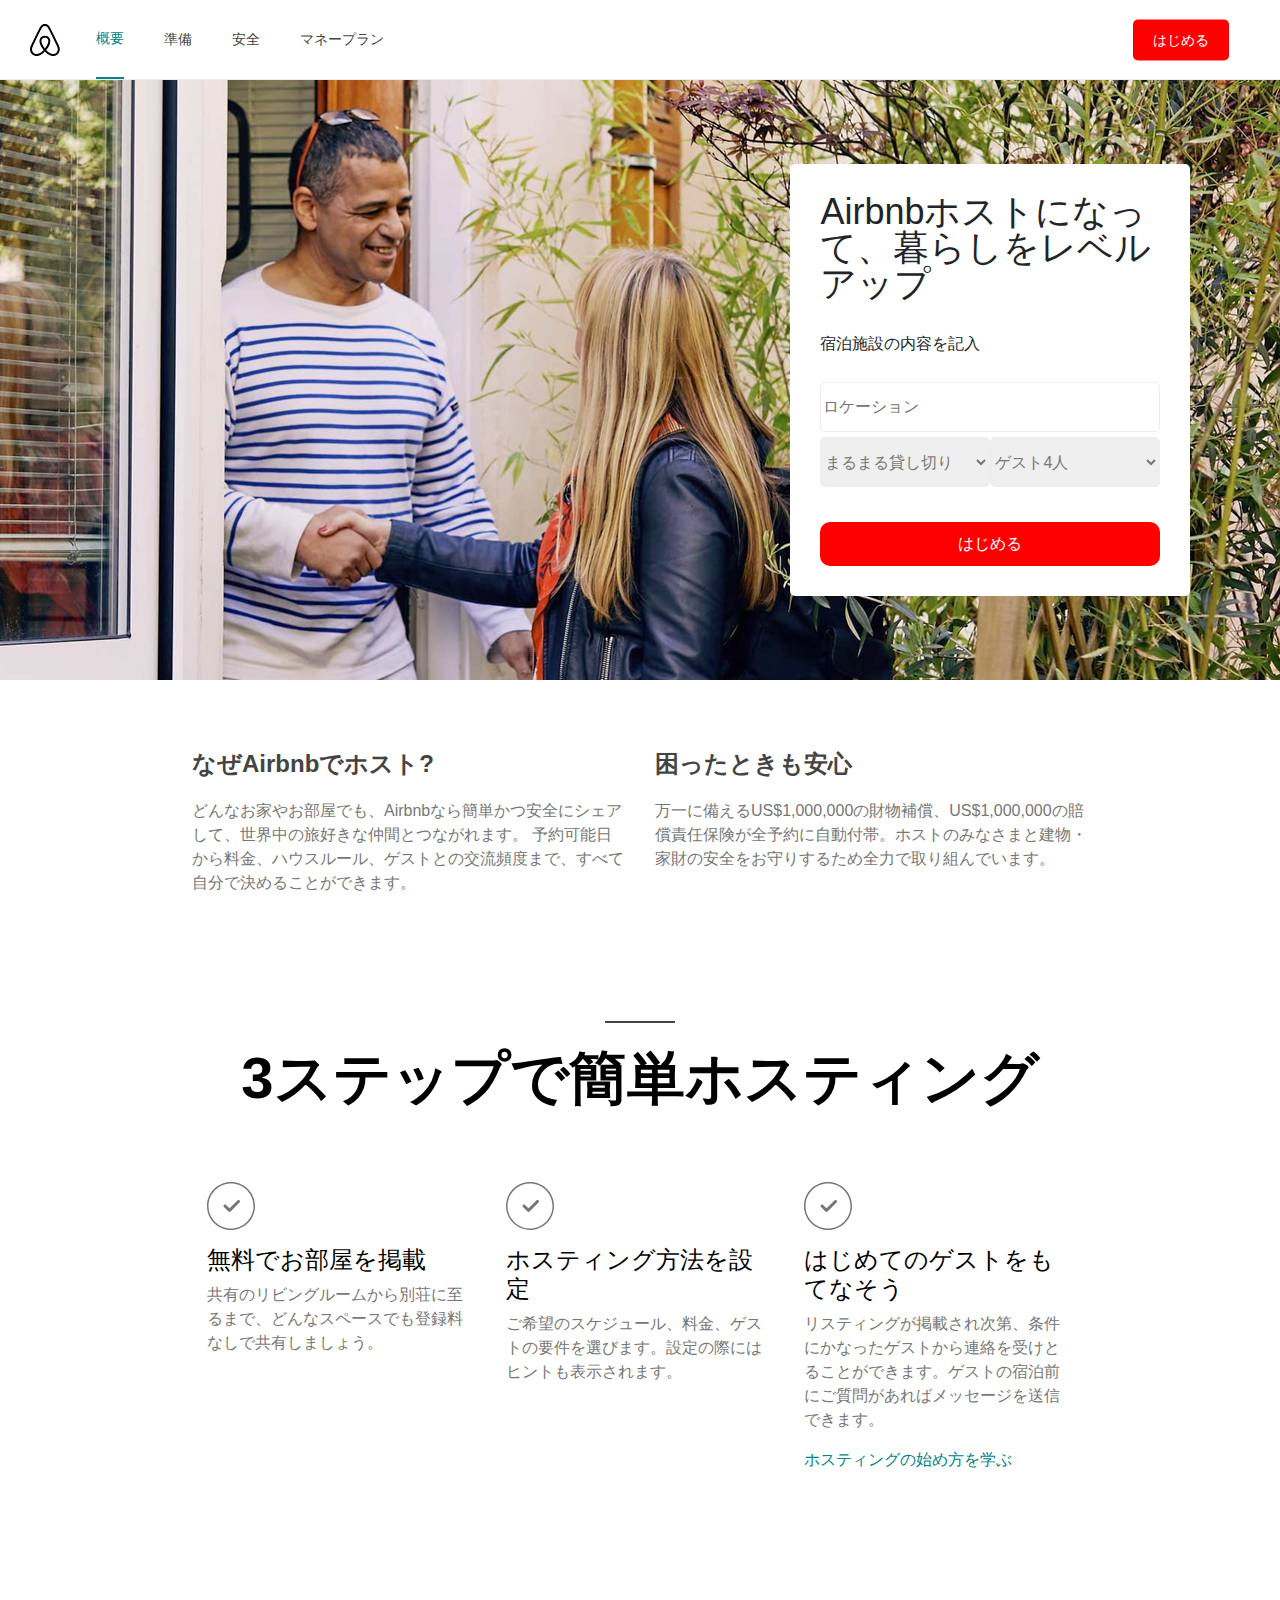
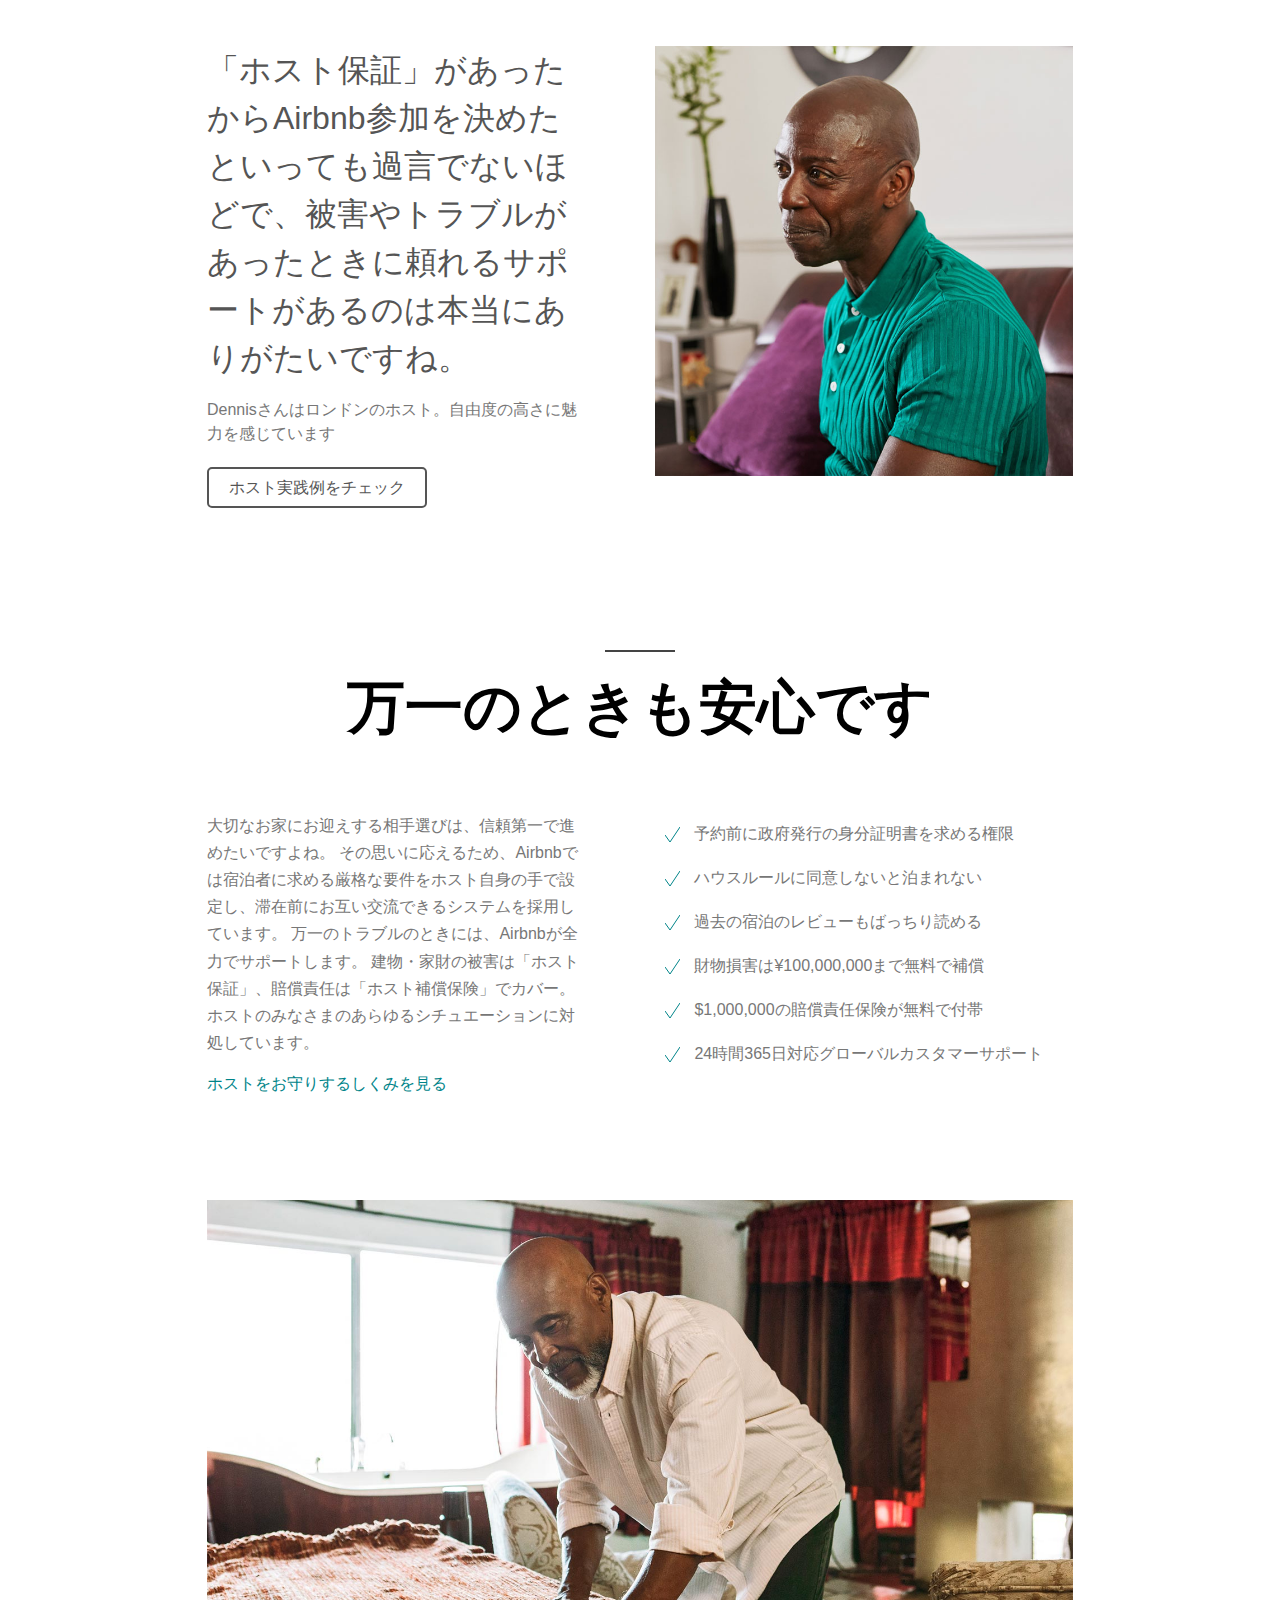
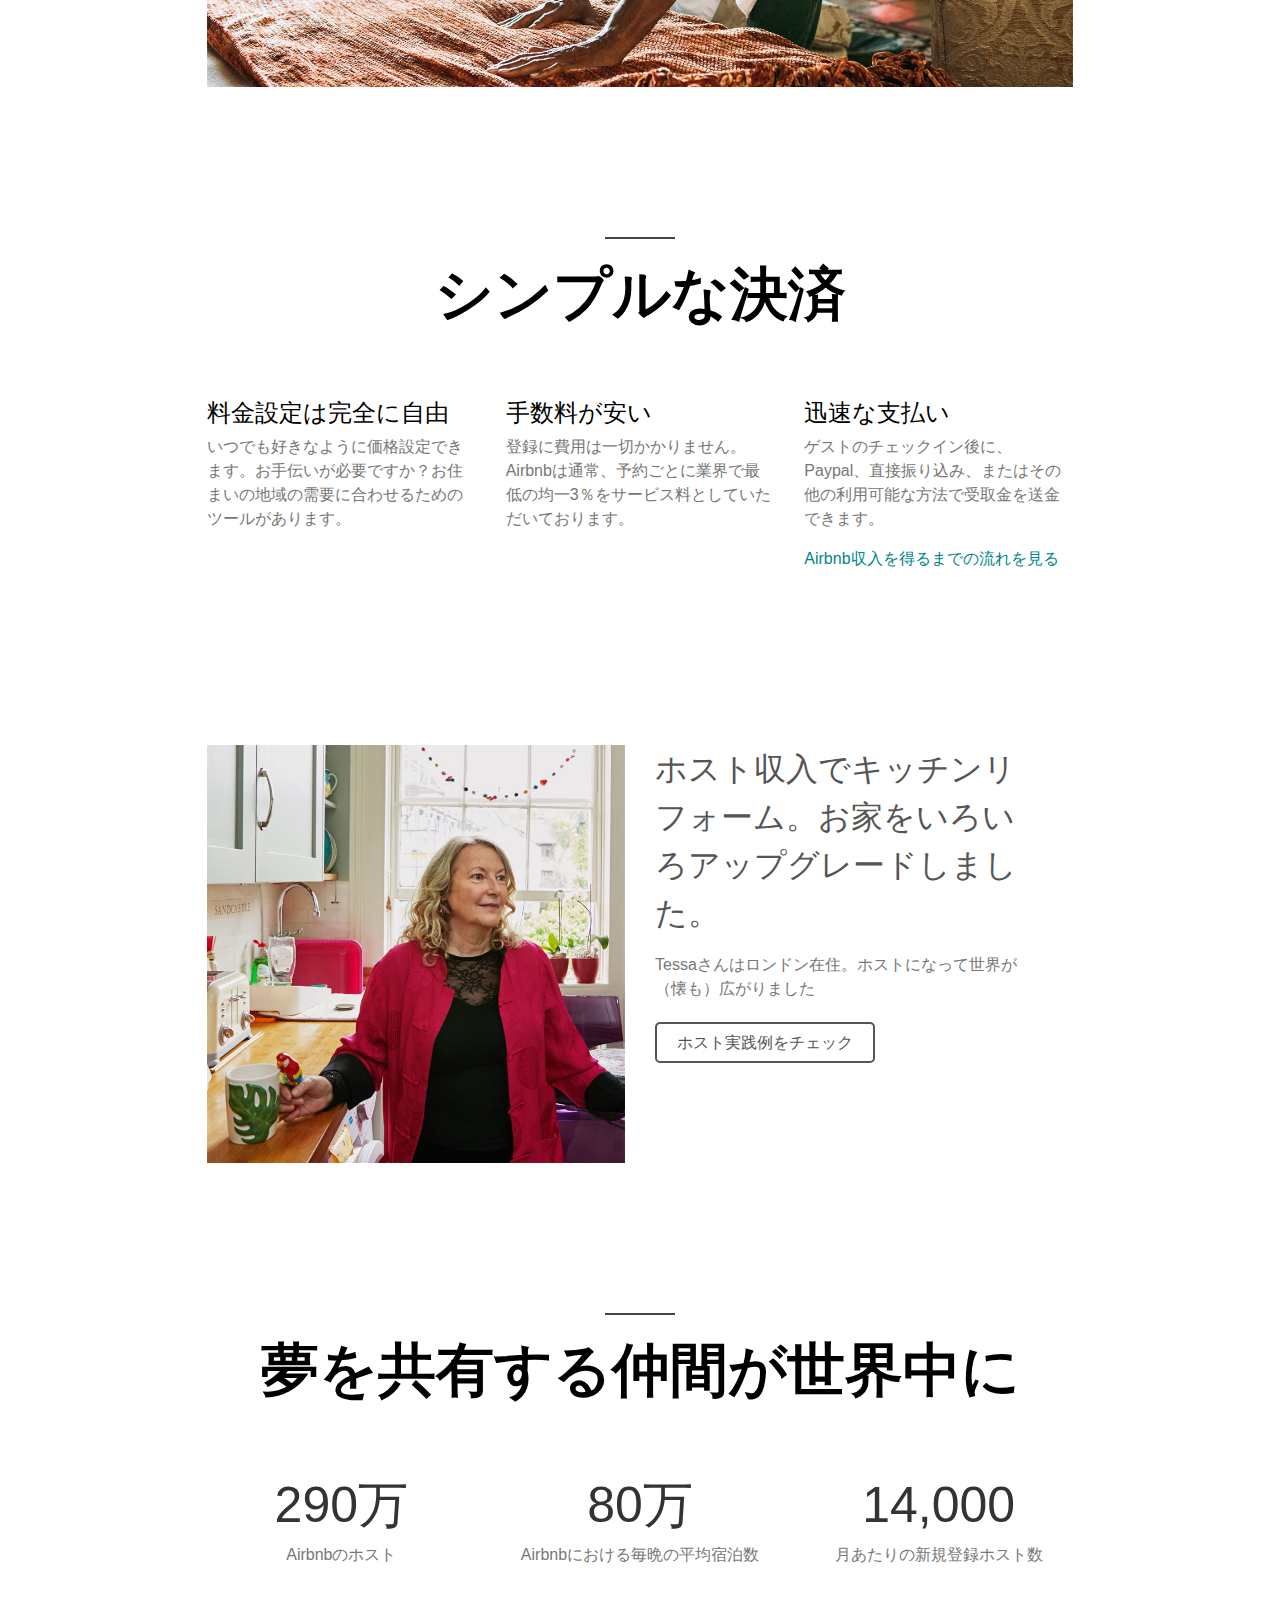
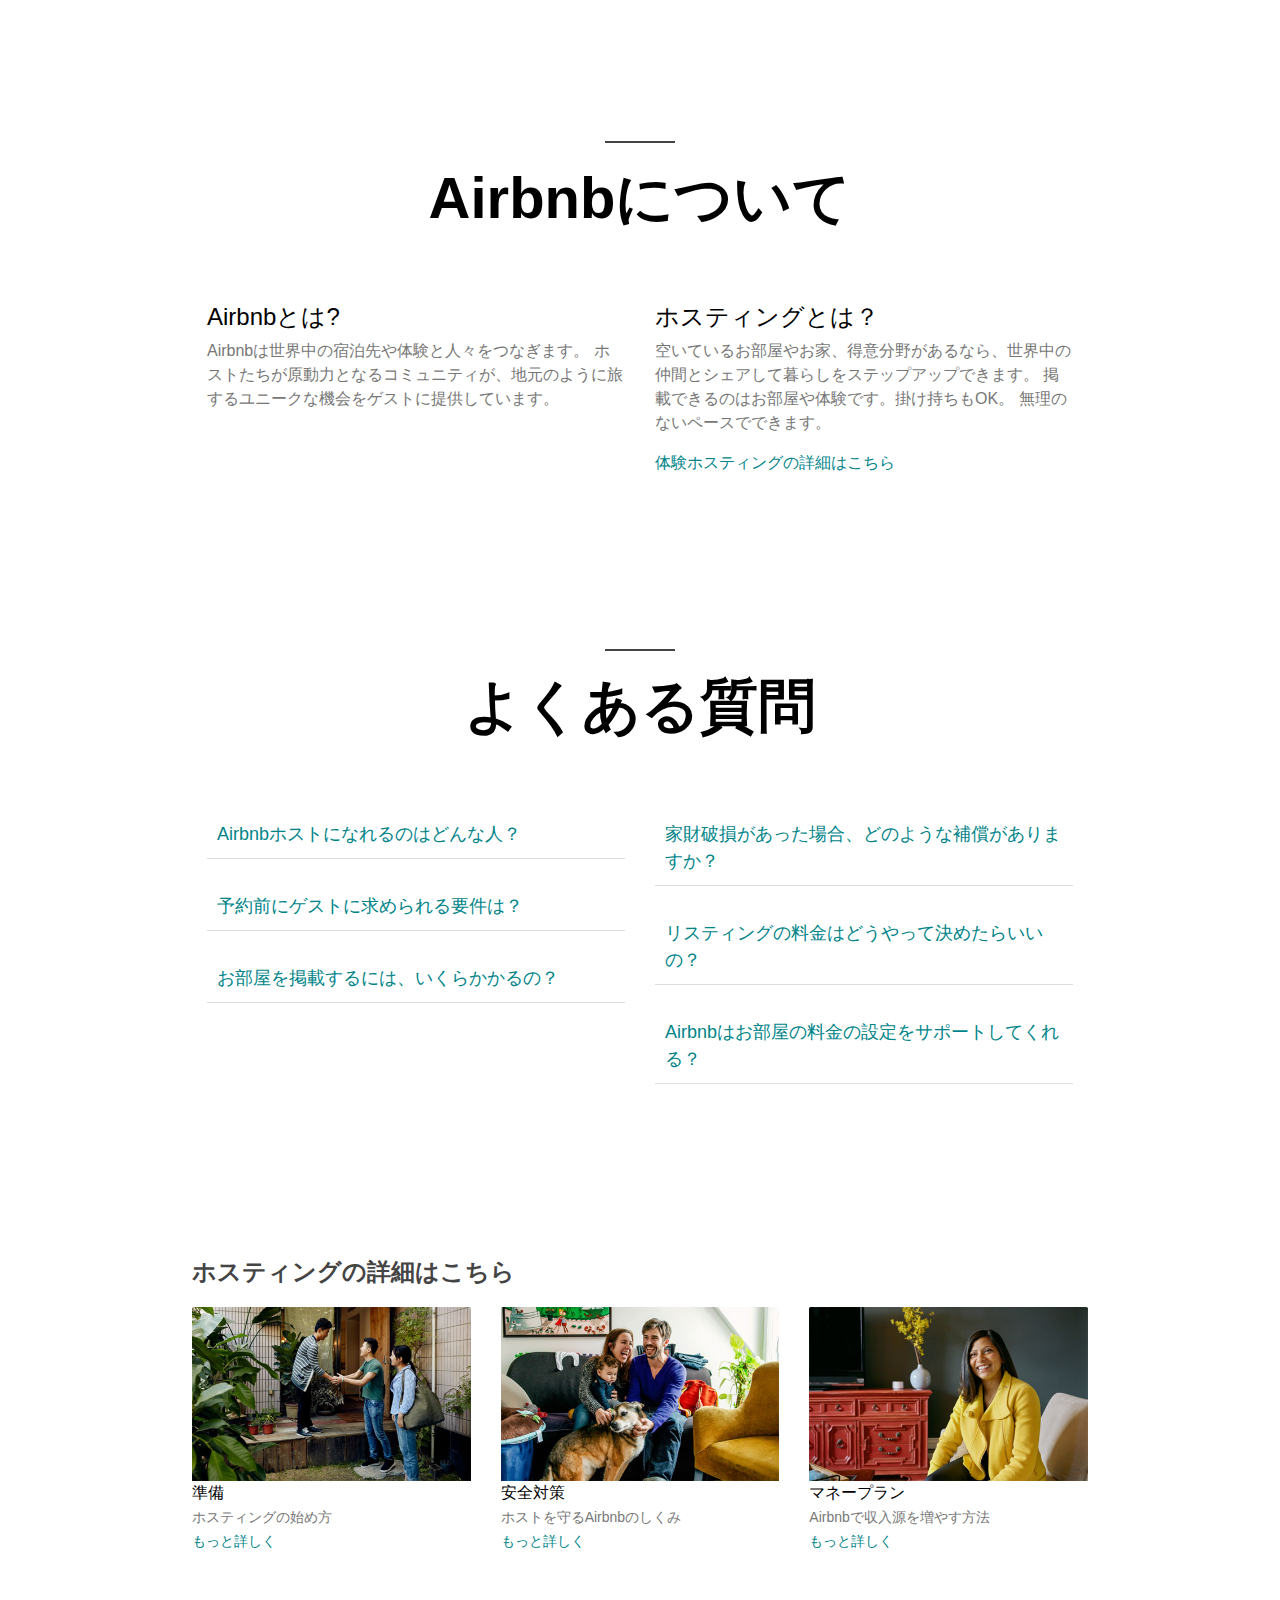
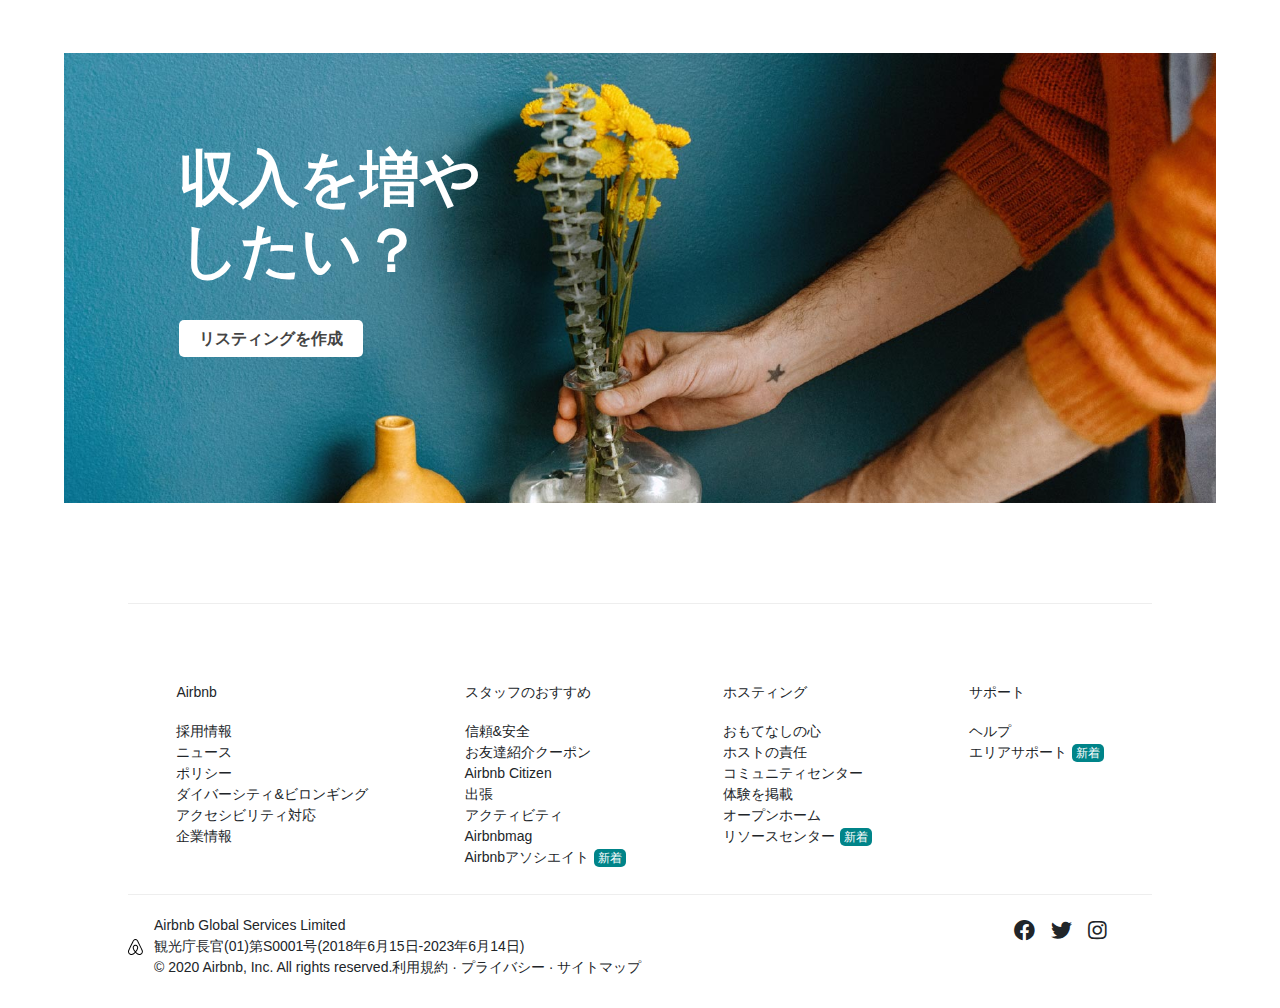
<file: index.html>
<!DOCTYPE html>

<html lang="ja">
  <head>
    <meta charaset="utf-8">
    <title>"Airbnb Copy Site"</title>
    <meta name="description" content="Home">
    <link rel="stylesheet" href="styles.css">
    <!-- レスポンシブ対応 -->
    <link rel="stylesheet" href="responsive.css">
    <meta name="viewport" content="width=device-width, initial-scale=1.0, maximum-scale=1.0, minimum-scale=1.0">
    <!-- Font Awesome 5 -->
    <link rel="stylesheet" href="https://use.fontawesome.com/releases/v5.6.3/css/all.css">    
    <!-- Bootstrap CSS -->
    <link rel="stylesheet" href="https://stackpath.bootstrapcdn.com/bootstrap/4.4.1/css/bootstrap.min.css" integrity="sha384-Vkoo8x4CGsO3+Hhxv8T/Q5PaXtkKtu6ug5TOeNV6gBiFeWPGFN9MuhOf23Q9Ifjh" crossorigin="anonymous">
    <!-- formrun -->
    <script src="https://sdk.form.run/js/v2/formrun.js"></script>
  </head>

  <body>

    <!-- <section id="form-test" class="mt-5"> -->
      <!-- class, action, methodを変更しないでください -->
      <!-- <form class="formrun" action="https://form.run/api/v1/r/gls8ir8o3zjne55avs0r95sl" method="post"> -->
        <!-- ↓自由に要素を追加・編集することができます -->
        <!-- <div>
          <label>お名前</label>
          <input name="お名前" type="text">
        </div> -->
        <!-- マークアップ例 --> 
        <!-- <div>
          <input type="text" name="郵便番号" data-formrun-type="postal-code-jp">
          <select name="都道府県" data-formrun-type="region prefecture-jp"></select>
        </div> -->

        <!-- <div>
          <label>メールアドレス [必須]</label>
          <input name="メールアドレス" type="text" data-formrun-type="email" data-formrun-required>
          <div data-formrun-show-if-error="メールアドレス">メールアドレスを正しく入力してください</div>
        </div> -->

        <!-- <div>
          <label>お問い合わせ [必須]</label>
          <textarea name="お問い合わせ" data-formrun-required></textarea>
          <div data-formrun-show-if-error="お問い合わせ">お問い合わせ入力してください</div>
        </div> -->

        <!-- <div>
          <label>個人情報利用同意 [必須]</label>
          <input type="checkbox" name="個人情報利用同意" data-formrun-required>
          <div data-formrun-show-if-error="個人情報利用同意">同意してください</div>
        </div> -->

        <!-- ボット投稿をブロックするためのタグ -->
        <!-- <div class="_formrun_gotcha">
          <style media="screen">._formrun_gotcha {position:absolute!important;height:1px;width:1px;overflow:hidden;}</style>
          <label for="_formrun_gotcha">If you are a human, ignore this field</label>
          <input type="text" name="_formrun_gotcha" id="_formrun_gotcha" tabindex="-1">
        </div> -->

        <!-- <button type="submit" data-formrun-error-text="未入力の項目があります" data-formrun-submitting-text="送信中...">送信</button> -->
      <!-- </form> -->
    <!-- </section> -->


    <div id="container">
    <!--  -->
      <header id="header">
        <div id="header-logo"><a href="https://www.airbnb.jp/"><img src="svg-logo.svg"></a></div>
        <nav id="header-nav">
          <ul id="header-ul">
            <a class="current" href="#"><li class="header-list">概要</li></a>
            <a href="setup.html"><li class="header-list">準備</li></a>
            <a href="safety.html"><li class="header-list">安全</li></a>
            <a href="moneyplan.html"><li class="header-list">マネープラン</li></a>
          </ul>
        </nav>

        <div id="header-start-btn">
          <a href="#">はじめる</a>
        </div>
      </header>

      <div id="start">
        <div id="start-top">
          <div id="start-box">
            <div id="start-box-title"><h1>Airbnbホストになって、暮らしをレベルアップ</h1></div>
            <div id="start-box-contents">
              <div id="start-box-para"><p>宿泊施設の内容を記入</p></div>
              <input id="location" type="text" name="location" placeholder="ロケーション">
              <div id="form-select">
                <select name="usage">
                  <option value="">まるまる貸し切り</option>
                  <option value="">個室</option>
                  <option value="">シェアルーム</option>
                </select>
                <select name="people-number">
                  <option value="">ゲスト1人</option>
                  <option value="">ゲスト2人</option>
                  <option value="">ゲスト3人</option>
                  <option value="" selected>ゲスト4人</option>
                  <option value="">ゲスト5人</option>
                  <option value="">ゲスト6人</option>
                  <option value="">ゲスト7人</option>
                  <option value="">ゲスト8人</option>
                  <option value="">ゲスト9人</option>
                  <option value="">ゲスト10人</option>
                  <option value="">ゲスト11人</option>
                  <option value="">ゲスト12人</option>
                  <option value="">ゲスト13人</option>
                  <option value="">ゲスト14人</option>
                  <option value="">ゲスト15人</option>
                  <option value="">ゲスト16人</option>
                </select>
              </div>
              <div id="start-btn"><a href="#">はじめる</a></div>
            </div>
          </div>
        </div>
        <div id="start-bottom">
          <section id="start-intro" class="row">
            <div id="intro-left" class="col-sm-12 col-md-8 col-lg-8 col-xl-6 mx-auto">
              <h2>なぜAirbnbでホスト?</h2>
              <p>
                どんなお家やお部屋でも、Airbnbなら簡単かつ安全にシェアして、世界中の旅好きな仲間とつながれます。 予約可能日から料金、ハウスルール、ゲストとの交流頻度まで、すべて自分で決めることができます。
              </p>
            </div>
            <div id="intro-right" class="col-sm-12 col-md-8 col-lg-8 col-xl-6 mx-auto">
              <h2>困ったときも安心</h2>
              <p>
                万一に備えるUS$1,000,000の財物補償、US$1,000,000の賠償責任保険が全予約に自動付帯。ホストのみなさまと建物・家財の安全をお守りするため全力で取り組んでいます。
              </p>
            </div>
          </section>
        </div>

      </div>

      <main id="main" class="index-main">
        <section class="main-section section1 index-main-section">
          <div class="main-section-title"><h1>3ステップで簡単ホスティング</h1></div>
          <div class="contents row">
            <div class="content col-md-8 col-lg-8 col-xl-4 mx-auto mb-lg-4">
              <div style="margin-bottom:16px">
                <svg viewBox="0 0 32 32" role="presentation" aria-hidden="true" focusable="false" style="height:48px;width:48px;display:block;fill:currentColor">
                  <path d="m16 31c-8.28 0-15-6.72-15-15s6.72-15 15-15 15 6.72 15 15-6.72 15-15 15m0-31c-8.84 0-16 7.16-16 16s7.16 16 16 16 16-7.16 16-16-7.16-16-16-16m5.71 12.29c.39.39.39 1.02 0 1.41l-6 6c-.39.39-1.02.39-1.41 0l-3-3c-.39-.39-.39-1.02 0-1.41s1.02-.39 1.41 0l2.29 2.29 5.29-5.29c.39-.39 1.02-.39 1.41 0"> 
                  </path>
                </svg>
              </div>
              <h2>無料でお部屋を掲載</h2>
              <p>
                共有のリビングルームから別荘に至るまで、どんなスペースでも登録料なしで共有しましょう。
              </p>
            </div>
            <div class="content col-md-8 col-lg-8 col-xl-4 mx-auto mb-lg-4">
              <div style="margin-bottom:16px">
                <svg viewBox="0 0 32 32" role="presentation" aria-hidden="true" focusable="false" style="height:48px;width:48px;display:block;fill:currentColor">
                  <path d="m16 31c-8.28 0-15-6.72-15-15s6.72-15 15-15 15 6.72 15 15-6.72 15-15 15m0-31c-8.84 0-16 7.16-16 16s7.16 16 16 16 16-7.16 16-16-7.16-16-16-16m5.71 12.29c.39.39.39 1.02 0 1.41l-6 6c-.39.39-1.02.39-1.41 0l-3-3c-.39-.39-.39-1.02 0-1.41s1.02-.39 1.41 0l2.29 2.29 5.29-5.29c.39-.39 1.02-.39 1.41 0"> 
                  </path>
                </svg>
              </div>
              <h2>ホスティング方法を設定</h2>
              <p>
                ご希望のスケジュール、料金、ゲストの要件を選びます。設定の際にはヒントも表示されます。
              </p>
            </div>
            <div class="content col-md-8 col-lg-8 col-xl-4 mx-auto mb-lg-4">
              <div style="margin-bottom:16px">
                <svg viewBox="0 0 32 32" role="presentation" aria-hidden="true" focusable="false" style="height:48px;width:48px;display:block;fill:currentColor">
                  <path d="m16 31c-8.28 0-15-6.72-15-15s6.72-15 15-15 15 6.72 15 15-6.72 15-15 15m0-31c-8.84 0-16 7.16-16 16s7.16 16 16 16 16-7.16 16-16-7.16-16-16-16m5.71 12.29c.39.39.39 1.02 0 1.41l-6 6c-.39.39-1.02.39-1.41 0l-3-3c-.39-.39-.39-1.02 0-1.41s1.02-.39 1.41 0l2.29 2.29 5.29-5.29c.39-.39 1.02-.39 1.41 0"> 
                  </path>
                </svg>
              </div>
              <h2>はじめてのゲストをもてなそう</h2>
              <p>
                リスティングが掲載され次第、条件にかなったゲストから連絡を受けとることができます。ゲストの宿泊前にご質問があればメッセージを送信できます。
              </p>
              <a href="#">ホスティングの始め方を学ぶ</a>
            </div>
          </div>
          <div class="contents row col-reverse">
            <div class="content col-md-6 col-lg-6 col-xl-6">
              <!-- <div class="dash">"</div> -->
              <p class="strong">
               「ホスト保証」があったからAirbnb参加を決めたといっても過言でないほどで、被害やトラブルがあったときに頼れるサポートがあるのは本当にありがたいですね。
              </p>
              <p class="strong2">
                Dennisさんはロンドンのホスト。自由度の高さに魅力を感じています
              </p>
              <div class="a-frame">
                <a href="#">ホスト実践例をチェック</a>
              </div>
            </div>
            <div class="image image-h col-md-6 col-lg-6 col-xl-6 mb-sm-4">
              <img src="main-section1-image.jpg">
            </div>
          </div>
        </section>
        <section class="main-section section2 index-main-section">
          <div class="main-section-title"><h1>万一のときも安心です</h1></div>
          <div class="contents row">
            <div class="content col-md-8 col-lg-12 col-xl-6 mx-auto mb-lg-4 mb-sm-4">
              <p class="index-main-para">
                大切なお家にお迎えする相手選びは、信頼第一で進めたいですよね。 その思いに応えるため、Airbnbでは宿泊者に求める厳格な要件をホスト自身の手で設定し、滞在前にお互い交流できるシステムを採用しています。 万一のトラブルのときには、Airbnbが全力でサポートします。 建物・家財の被害は「ホスト保証」、賠償責任は「ホスト補償保険」でカバー。ホストのみなさまのあらゆるシチュエーションに対処しています。
              </p>
              <a href="#">
                ホストをお守りするしくみを見る        
              </a>
            </div>
            <div class="content col-md-8 col-lg-12 col-xl-6 mx-auto">
              <ul>
                <li>
                  <svg viewBox="0 0 15 15" width="15" height="15">
                    <line x1="5" y1="15" x2="15" y2="0" stroke="#008489" stroke-width="1"/>
                    <line x1="5" y1="15" x2="0" y2="8" stroke="#008489" stroke-width="1"/>
                  </svg>
                予約前に政府発行の身分証明書を求める権限</li>
                <li>
                  <svg viewBox="0 0 15 15" width="15" height="15">
                    <line x1="5" y1="15" x2="15" y2="0" stroke="#008489" stroke-width="1"/>
                    <line x1="5" y1="15" x2="0" y2="8" stroke="#008489" stroke-width="1"/>
                  </svg>
                  ハウスルールに同意しないと泊まれない</li>
                <li>
                  <svg viewBox="0 0 15 15" width="15" height="15">
                    <line x1="5" y1="15" x2="15" y2="0" stroke="#008489" stroke-width="1"/>
                    <line x1="5" y1="15" x2="0" y2="8" stroke="#008489" stroke-width="1"/>
                  </svg>
                  過去の宿泊のレビューもばっちり読める</li>
                <li>
                  <svg viewBox="0 0 15 15" width="15" height="15">
                    <line x1="5" y1="15" x2="15" y2="0" stroke="#008489" stroke-width="1"/>
                    <line x1="5" y1="15" x2="0" y2="8" stroke="#008489" stroke-width="1"/>
                  </svg>
                  財物損害は¥100,000,000まで無料で補償</li>
                <li>
                  <svg viewBox="0 0 15 15" width="15" height="15">
                    <line x1="5" y1="15" x2="15" y2="0" stroke="#008489" stroke-width="1"/>
                    <line x1="5" y1="15" x2="0" y2="8" stroke="#008489" stroke-width="1"/>
                  </svg>
                  $1,000,000の賠償責任保険が無料で付帯</li>
                <li>
                  <svg viewBox="0 0 15 15" width="15" height="15">
                    <line x1="5" y1="15" x2="15" y2="0" stroke="#008489" stroke-width="1"/>
                    <line x1="5" y1="15" x2="0" y2="8" stroke="#008489" stroke-width="1"/>
                  </svg>
                  24時間365日対応グローバルカスタマーサポート</li>
              </ul>
            </div>
            <div class="image image-f col-md-12 col-lg-12 col-xl-12">
              <img src="main-section2-image.jpg">
            </div>
          </div>
        </section>
        <section class="main-section section3 index-main-section">
          <div class="main-section-title"><h1>シンプルな決済</h1></div>
          <div class="contents row">
            <div class="content col-md-4 col-lg-8 col-xl-4 mx-auto mb-lg-4">
              <h2>料金設定は完全に自由</h2>
                <p>
                いつでも好きなように価格設定できます。お手伝いが必要ですか？お住まいの地域の需要に合わせるためのツールがあります。
              </p>
            </div>
            <div class="content col-md-4 col-lg-8 col-xl-4 mx-auto mb-lg-4">
              <h2>手数料が安い</h2>
              <p>
                登録に費用は一切かかりません。Airbnbは通常、予約ごとに業界で最低の均一3％をサービス料としていただいております。
              </p>
            </div>
            <div class="content col-md-4 col-lg-8 col-xl-4 mx-auto mb-lg-4">
              <h2>迅速な支払い</h2>
              <p>
                ゲストのチェックイン後に、Paypal、直接振り込み、またはその他の利用可能な方法で受取金を送金できます。
              </p>
              <a href="#">Airbnb収入を得るまでの流れを見る</a>
            </div>
          </div>
          <div class="contents row">
            <div class="image image-h col-md-6 col-lg-6 col-xl-6">
              <img src="main-section3-image.jpg">
            </div>
            <div class="content col-md-6 col-lg-6 col-xl-6">
              <p class="strong">
                ホスト収入でキッチンリフォーム。お家をいろいろアップグレードしました。
              </p>
              <p class="strong2">
                Tessaさんはロンドン在住。ホストになって世界が（懐も）広がりました 
              </p>
              <div class="a-frame">
                <a href="#">ホスト実践例をチェック</a>
              </div>
            </div>
          </div>
        </section>
        <section class="main-section section4 index-main-section">
          <div class="main-section-title"><h1>夢を共有する仲間が世界中に</h1></div>
          <div class="contents row">
            <div class="content center col-md-4 col-lg-4 col-xl-4 mb-sm-4">
                <h3>290万</h3>
                Airbnbのホスト
            </div>
            <div class="content center col-md-4 col-lg-4 col-xl-4 mb-sm-4">
              <h3>80万</h3>
              Airbnbにおける毎晩の平均宿泊数
            </div>
            <div class="content center col-md-4 col-lg-4 col-xl-4 mb-sm-4">
              <h3>14,000</h3>
              月あたりの新規登録ホスト数
            </div>
          </div>
        </section>
        <section class="main-section section5 index-main-section">
          <div class="main-section-title">
            <h1>Airbnbについて</h1>
          </div>
          <div class="contents row">
            <div class="content col-md-6 col-lg-8 col-xl-6 mx-auto mb-lg-4">
              <h2>Airbnbとは?</h2>
              <p>
                Airbnbは世界中の宿泊先や体験と人々をつなぎます。 ホストたちが原動力となるコミュニティが、地元のように旅するユニークな機会をゲストに提供しています。
              </p>
            </div>
            <div class="content col-md-6 col-lg-8 col-xl-6 mx-auto mb-lg-4">
              <h2>ホスティングとは？</h2>
              <p>
                空いているお部屋やお家、得意分野があるなら、世界中の仲間とシェアして暮らしをステップアップできます。 掲載できるのはお部屋や体験です。掛け持ちもOK。 無理のないペースでできます。
              </p>
              <a>
                体験ホスティングの詳細はこちら
              </a>
            </div>
          </div>
        </section>
        <section class="main-section question index-main-section">
          <div class="main-section-title">
            <h1>よくある質問</h1>
          </div>
          <div class="contents row">
            <div class="content col-md-6 col-lg-10 col-xl-6">
              <ul>
                <li class="mb-lg-4">Airbnbホストになれるのはどんな人？</li>
                <li class="mb-lg-4">予約前にゲストに求められる要件は？</li>
                <li class="mb-lg-4">お部屋を掲載するには、いくらかかるの？</li>
              </ul>
            </div>
            <div class="content col-md-6 col-lg-10 col-xl-6">
              <ul>
                <li class="mb-lg-4">家財破損があった場合、どのような補償がありますか？</li>
                <li class="mb-lg-4">リスティングの料金はどうやって決めたらいいの？</li>
                <li class="mb-lg-4">Airbnbはお部屋の料金の設定をサポートしてくれる？</li>
              </ul>
            </div>
          </div>
        </section>
        <section id="main-detail">
          <h2>ホスティングの詳細はこちら</h2>
          <div class="contents row">
            <div class="content detail-content col-sm-12 col-md-4 col-lg-4 col-xl-4">
              <div class="image detail-image">
                <img src="main-section7.1-image.jpg">
              </div>
              <div class="detail-explain">
                <a href="">
                  <span class="detail-title">準備</span><br>
                  <span>ホスティングの始め方</span><br>
                  <span class="detail-more">もっと詳しく</span>
                </a>
              </div>
            </div>
            <div class="content detail-content col-sm-12 col-md-4 col-lg-4 col-xl-4">
              <div class="image detail-image">
                <img src="main-section7.2-image.jpg">
              </div>
              <div class="detail-explain">
                <a href="">
                  <span class="detail-title">安全対策</span><br>
                  <span>ホストを守るAirbnbのしくみ</span><br>
                  <span class="detail-more">もっと詳しく</span>
                </a>
              </div>
            </div>
            <div class="content detail-content col-sm-12 col-md-4 col-lg-4 col-xl-4">
              <div class="image detail-image">
                <img src="main-section7.3-image.jpg">
              </div>
              <div class="detail-explain">
                <a href="">
                  <span class="detail-title">マネープラン</span><br>
                  <span>Airbnbで収入源を増やす方法</span><br>
                  <span class="detail-more">もっと詳しく</span>
                </a>
              </div>
            </div>
          </div>
        </section>
      </main>

      <div id="end">
        <div id="end-box">
          <div id="end-title"><h1>収入を増やしたい？</h1></div>
          <div id="end-para"><a href="#">リスティングを作成</a></div>
        </div>
      </div>

      <footer id="footer">

        <section id="footer-top">
          <ul class="footer-ul1" id="footer-ul">
            <li class="footer-list"><h1>Airbnb</h1></li>
            <li class="footer-list">採用情報</li>
            <li class="footer-list">ニュース</li>
            <li class="footer-list">ポリシー</li>
            <li class="footer-list">ダイバーシティ&ビロンギング</li>
            <li class="footer-list">アクセシビリティ対応</li>
            <li class="footer-list">企業情報</li>
          </ul>

          <ul class="footer-ul2" id="footer-ul">
            <li class="footer-list"><h1>スタッフのおすすめ</h1></li>
            <li class="footer-list">信頼&安全</li>
            <li class="footer-list">お友達紹介クーポン</li>
            <li class="footer-list">Airbnb Citizen</li>
            <li class="footer-list">出張</li>
            <li class="footer-list">アクティビティ</li>
            <li class="footer-list">Airbnbmag</li>
            <li class="footer-list new">Airbnbアソシエイト</li>
          </ul>

          <ul class="footer-ul3" id="footer-ul">
            <li class="footer-list"><h1>ホスティング</h1></li>
            <li class="footer-list">おもてなしの心</li>
            <li class="footer-list">ホストの責任</li>
            <li class="footer-list">コミュニティセンター</li>
            <li class="footer-list">体験を掲載</li>
            <li class="footer-list">オープンホーム</li>
            <li class="footer-list new">リソースセンター</li>
          </ul>

          <ul class="footer-ul3" id="footer-ul">
            <li class="footer-list"><h1>サポート</h1></li>
            <li class="footer-list">ヘルプ</li>
            <li class="footer-list new">エリアサポート</li>
          </ul>

        </section>

        <section id="footer-bottom">
          <div id="footer-img">
            <img src="svg-logo.svg">
          </div>

          <div id="footer-tag">
            <a>Airbnb Global Services Limited<br>
              観光庁長官(01)第S0001号(2018年6月15日-2023年6月14日)</a>
            <p class="copyright">© 2020 Airbnb, Inc. All rights reserved.利用規約 · プライバシー · サイトマップ</p>
          </div>

          <div id="footer-logo">
            <span class="fab fa-facebook"></span>
            <span class="fab fa-twitter"></span>
            <span class="fab fa-instagram"></span>
          </div>
      </section>
      </footer>

    </div><!--containerの終わり-->
    <script type="text/javascript" src="https://code.jquery.com/jquery-3.4.1.min.js"></script>
    <script type="text/javascript" src="script.js"></script>
  </body>
</html>
</file>
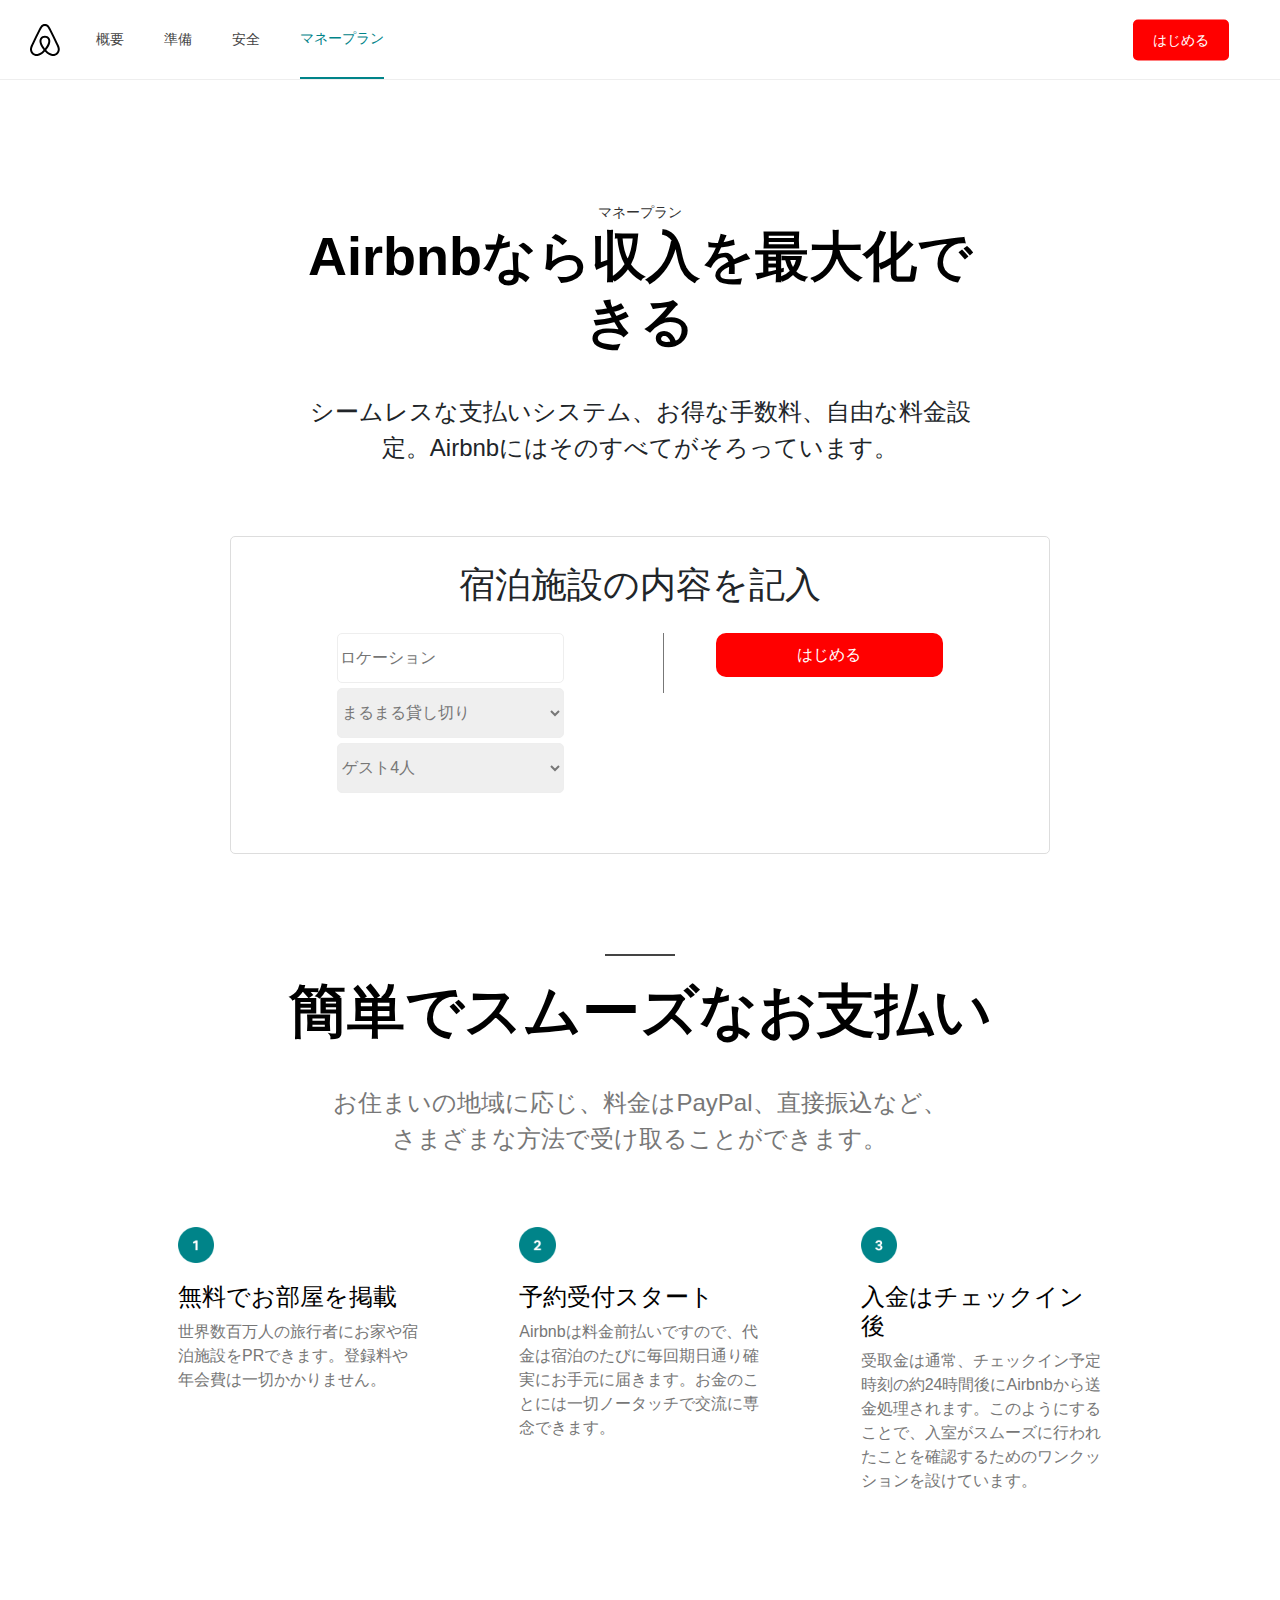
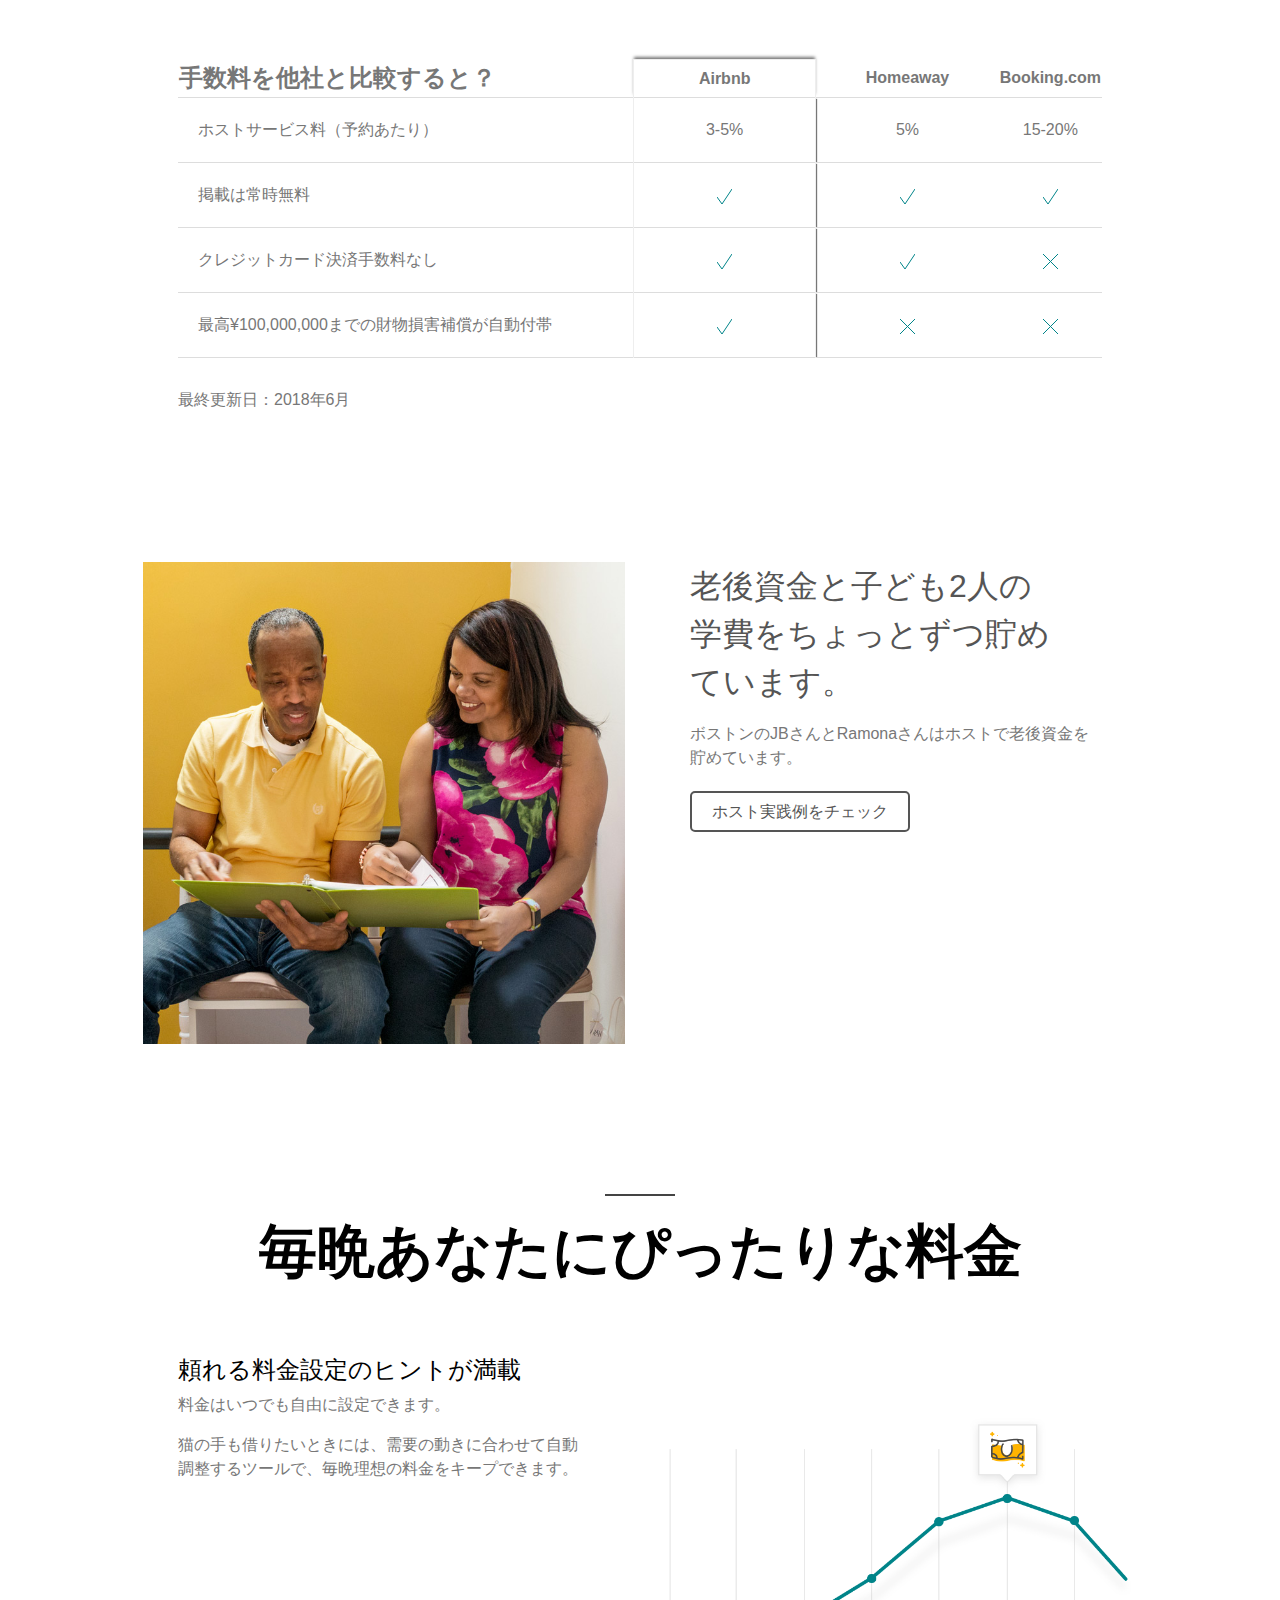
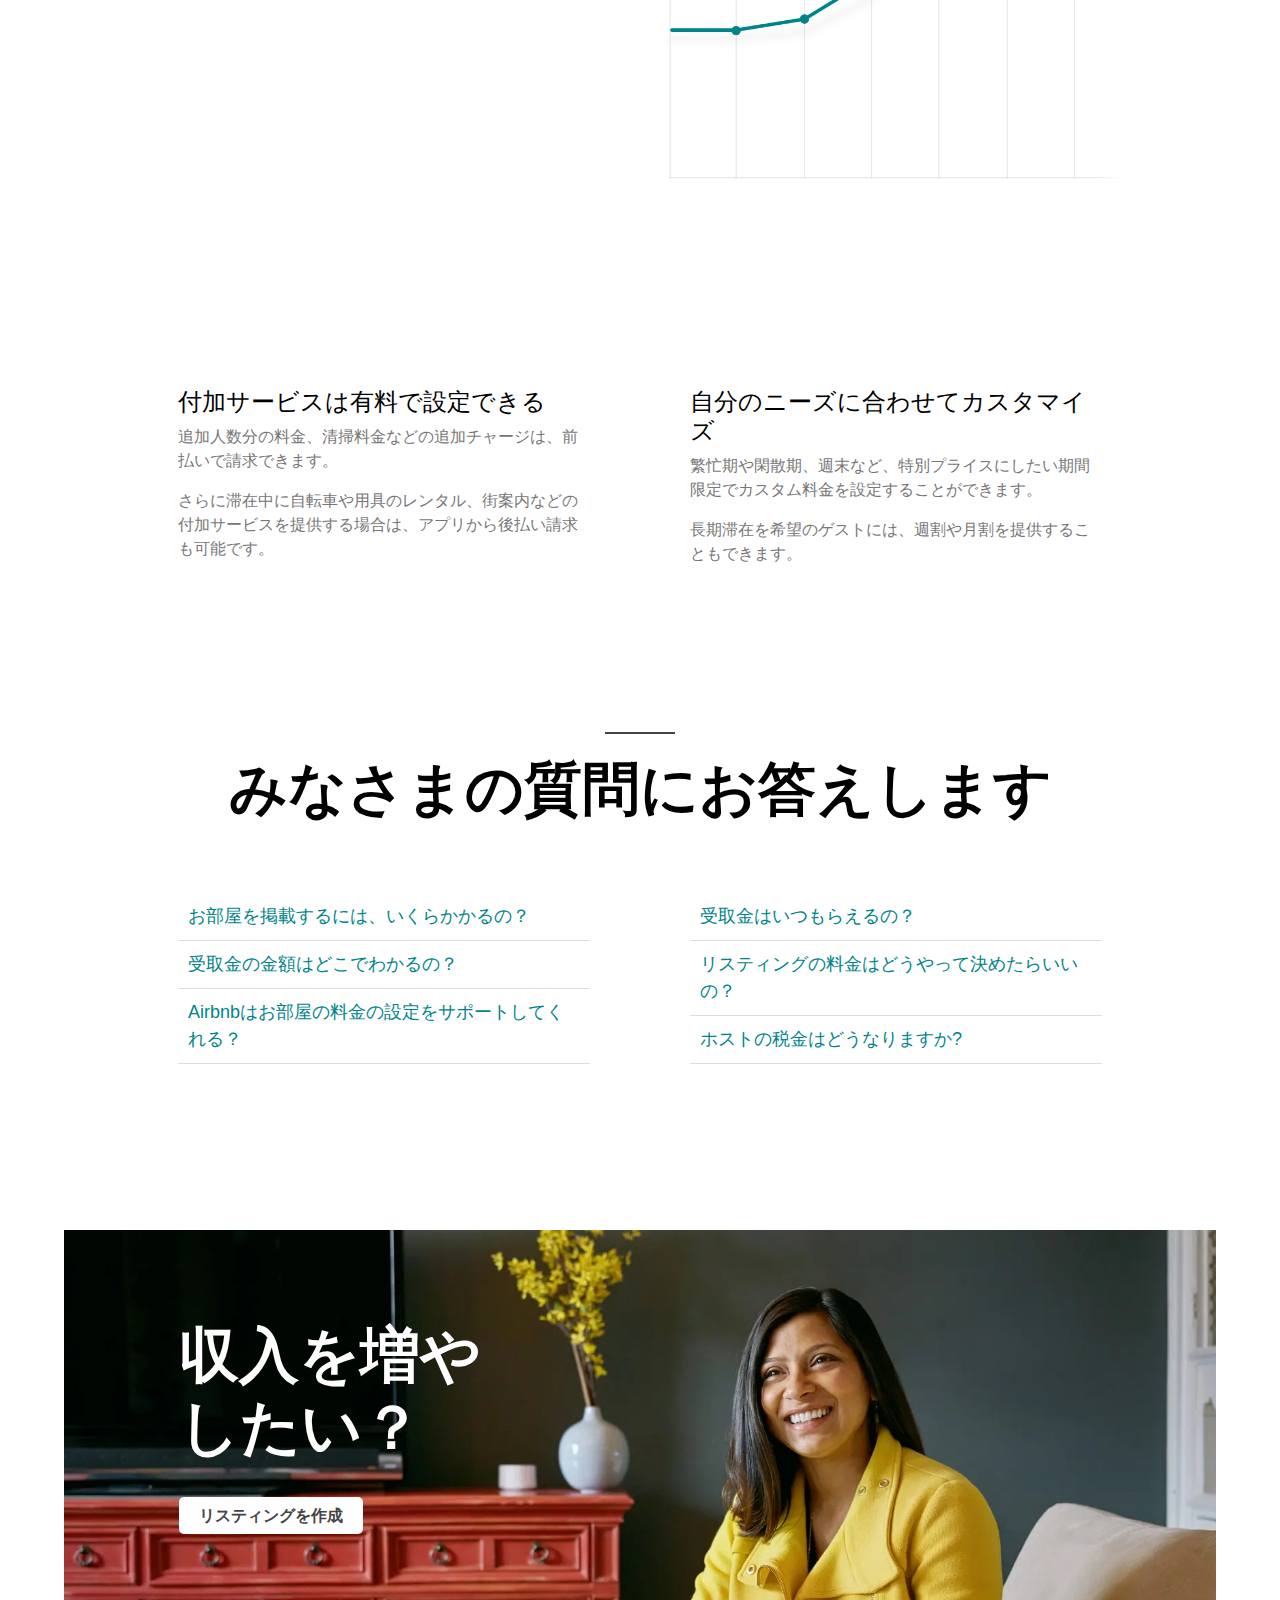
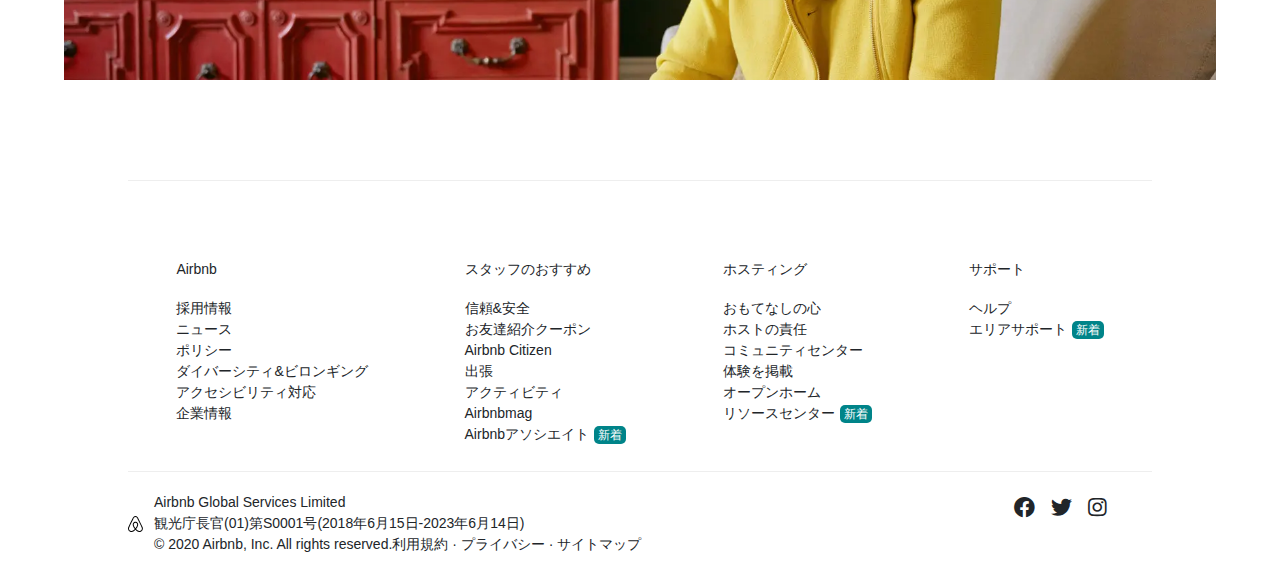
<file: moneyplan.html>
<!DOCTYPE html>

<html lang="ja">
  <head>
    <meta charaset="utf-8">
    <title>"Task5"</title>
    <meta name="description" content="Setup">
    <link rel="stylesheet" href="styles.css">
    <!-- レスポンシブ対応 -->
    <link rel="stylesheet" href="responsive.css">
    <meta name="viewport" content="width=device-width, initial-scale=1.0, maximum-scale=1.0, minimum-scale=1.0">
    <!-- Font Awesome 5 -->
    <link rel="stylesheet" href="https://use.fontawesome.com/releases/v5.6.3/css/all.css">
    <!-- Bootstrap CSS -->
    <link rel="stylesheet" href="https://stackpath.bootstrapcdn.com/bootstrap/4.4.1/css/bootstrap.min.css" integrity="sha384-Vkoo8x4CGsO3+Hhxv8T/Q5PaXtkKtu6ug5TOeNV6gBiFeWPGFN9MuhOf23Q9Ifjh" crossorigin="anonymous">
    <!-- formrun -->
    <script src="https://sdk.form.run/js/v2/formrun.js"></script>
  </head>

  <body>
    <div id="container">
    <!--  -->
      <header id="header">
        <div id="header-logo"><a href="#"><img src="svg-logo.svg"></a></div>
        <nav id="header-nav">
          <ul id="header-ul">
            <a href="index.html"><li class="header-list">概要</li></a>
            <a href="setup.html"><li class="header-list">準備</li></a>
            <a href="safety.html"><li class="header-list">安全</li></a>
            <a class="current" href="#"><li class="header-list">マネープラン</li></a>
          </ul>
        </nav>
        <div id="header-start-btn">
          <a href="#">はじめる</a>
        </div>
      </header>

      <section id="moneyplan-start">
        <div id="moneyplan-start-top">
          <div class="moneyplan-start-title"><h1>Airbnbなら収入を最大化できる</h1></div>
          <div class="moneyplan-start-para">
            シームレスな支払いシステム、お得な手数料、自由な料金設定。Airbnbにはそのすべてがそろっています。
          </div>
        </div>
        <div id="moneyplan-start-bottom">
          <section id="moneyplan-start-box">
            <div id="start-box-title"><h1>宿泊施設の内容を記入</h1></div>
            <div class="form">
              <div class="form-left">
                <input id="location" type="text" name="location" placeholder="ロケーション">
                <div id="moneyplan-form-select">
                  <select name="usage">
                    <option value="">まるまる貸し切り</option>
                    <option value="">個室</option>
                    <option value="">シェアルーム</option>
                  </select>
                  <select name="people-number">
                    <option value="">ゲスト1人</option>
                    <option value="">ゲスト2人</option>
                    <option value="">ゲスト3人</option>
                    <option value="" selected>ゲスト4人</option>
                    <option value="">ゲスト5人</option>
                    <option value="">ゲスト6人</option>
                    <option value="">ゲスト7人</option>
                    <option value="">ゲスト8人</option>
                    <option value="">ゲスト9人</option>
                    <option value="">ゲスト10人</option>
                    <option value="">ゲスト11人</option>
                    <option value="">ゲスト12人</option>
                    <option value="">ゲスト13人</option>
                    <option value="">ゲスト14人</option>
                    <option value="">ゲスト15人</option>
                    <option value="">ゲスト16人</option>
                  </select>
                </div>
              </div>
              <div class="form-right">
                <div id="moneyplan-start-btn"><a href="#">はじめる</a></div>
              </div>
          </section>
        </div>
      </section>

      <main id="main" class="moneyplan-main">
        <section class="main-section moneyplan-main-section">
          <div class="main-section-title">
            <h1>簡単でスムーズなお支払い</h1>
          </div>
          <p class="moneyplan-main-para">
            お住まいの地域に応じ、料金はPayPal、直接振込など、さまざまな方法で受け取ることができます。
          </p>
          <div class="contents row">
            <div class="content col-md-8 col-lg-8 col-xl-4 mx-auto">
              <img class="moneyplan-list-img" src="number1.jpg">
              <h2>無料でお部屋を掲載</h2> 
              <p>世界数百万人の旅行者にお家や宿泊施設をPRできます。登録料や年会費は一切かかりません。</p>
            </div>
            <div class="content col-md-8 col-lg-8 col-xl-4 mx-auto">
              <img class="moneyplan-list-img" src="number2.jpg">
              <h2>予約受付スタート</h2>
              <p>
                Airbnbは料金前払いですので、代金は宿泊のたびに毎回期日通り確実にお手元に届きます。お金のことには一切ノータッチで交流に専念できます。
              </p>
            </div>
            <div class="content col-md-8 col-lg-8 col-xl-4 mx-auto">
              <img class="moneyplan-list-img" src="number3.jpg">
              <h2>入金はチェックイン後</h2>
              <p>受取金は通常、チェックイン予定時刻の約24時間後にAirbnbから送金処理されます。このようにすることで、入室がスムーズに行われたことを確認するためのワンクッションを設けています。
              </p>
            </div>
          </div>  
          <div class="contents row">
            <div class="content col-md-12 col-lg-12 col-xl-12">
              <table>
                <tr>
                  <th class="table-left table-top">手数料を他社と比較すると？</th>
                  <th class="airbnb-top">Airbnb</th>
                  <th>Homeaway</th>
                  <th>Booking.com</th>
                </tr>
                <tr>
                  <td class="table-left">ホストサービス料（予約あたり）</td>
                  <td class="airbnb">3-5%</td>
                  <td>5%</td>
                  <td>15-20%</td>
                </tr>
                <tr>
                  <td class="table-left">掲載は常時無料</td>
                  <td class="airbnb">
                    <svg viewBox="0 0 15 15" width="15" height="15">
                      <line x1="5" y1="15" x2="15" y2="0" stroke="#008489" stroke-width="1"/>
                      <line x1="5" y1="15" x2="0" y2="8" stroke="#008489" stroke-width="1"/>
                    </svg>
                  </td>
                  <td>
                    <svg viewBox="0 0 15 15" width="15" height="15">
                      <line x1="5" y1="15" x2="15" y2="0" stroke="#008489" stroke-width="1"/>
                      <line x1="5" y1="15" x2="0" y2="8" stroke="#008489" stroke-width="1"/>
                    </svg>
                  </td>
                  <td>
                    <svg viewBox="0 0 15 15" width="15" height="15">
                      <line x1="5" y1="15" x2="15" y2="0" stroke="#008489" stroke-width="1"/>
                      <line x1="5" y1="15" x2="0" y2="8" stroke="#008489" stroke-width="1"/>
                    </svg>
                  </td>
                </tr>
                <tr>
                  <td class="table-left">クレジットカード決済手数料なし</td>
                  <td class="airbnb">
                    <svg viewBox="0 0 15 15" width="15" height="15">
                      <line x1="5" y1="15" x2="15" y2="0" stroke="#008489" stroke-width="1"/>
                      <line x1="5" y1="15" x2="0" y2="8" stroke="#008489" stroke-width="1"/>
                    </svg>
                  </td>
                  <td>
                    <svg viewBox="0 0 15 15" width="15" height="15">
                      <line x1="5" y1="15" x2="15" y2="0" stroke="#008489" stroke-width="1"/>
                      <line x1="5" y1="15" x2="0" y2="8" stroke="#008489" stroke-width="1"/>
                    </svg>
                  </td>
                  <td>
                    <svg viewBox="0 0 15 15" width="15" height="15">
                      <line x1="0" y1="0" x2="15" y2="15" stroke="#008489" stroke-width="1"/>
                      <line x1="15" y1="0" x2="0" y2="15" stroke="#008489" stroke-width="1"/>
                    </svg>
                  </td>
                </tr>
                <tr>
                  <td class="table-left">最高¥100,000,000までの財物損害補償が自動付帯</td>
                  <td class="airbnb">
                    <svg viewBox="0 0 15 15" width="15" height="15">
                      <line x1="5" y1="15" x2="15" y2="0" stroke="#008489" stroke-width="1"/>
                      <line x1="5" y1="15" x2="0" y2="8" stroke="#008489" stroke-width="1"/>
                    </svg>
                  </td>
                  <td>
                    <svg viewBox="0 0 15 15" width="15" height="15">
                      <line x1="0" y1="0" x2="15" y2="15" stroke="#008489" stroke-width="1"/>
                      <line x1="15" y1="0" x2="0" y2="15" stroke="#008489" stroke-width="1"/>
                    </svg>
                  </td>
                  <td>
                    <svg viewBox="0 0 15 15" width="15" height="15">
                      <line x1="0" y1="0" x2="15" y2="15" stroke="#008489" stroke-width="1"/>
                      <line x1="15" y1="0" x2="0" y2="15" stroke="#008489" stroke-width="1"/>
                    </svg>
                  </td>
                </tr>
              </table>
              最終更新日：2018年6月
            </div>
          </div>
          <div class="contents row">
            <div class="image col-md-6 col-lg-6 col-xl-6">
              <img src="setup-main-section1-image.jpg">
            </div>
            <div class="content col-md-6 col-lg-6 col-xl-6">
              <p class="strong">
                老後資金と子ども2人の学費をちょっとずつ貯めています。
              </p>
              <p>
                ボストンのJBさんとRamonaさんはホストで老後資金を貯めています。
              </p>
              <div class="a-frame">
                <a href="#">ホスト実践例をチェック</a>
              </div>
            </div>
          </div>
        </section>
        <section class="main-section moneyplan-main-section">
          <div class="main-section-title">
            <h1>毎晩あなたにぴったりな料金</h1>
          </div>
          <div class="contents row">
            <div class="content col-md-6 col-lg-6 col-xl-6">
              <h2>
                頼れる料金設定のヒントが満載
              </h2>
              <p>
                料金はいつでも自由に設定できます。
              </p>
              <p>
                猫の手も借りたいときには、需要の動きに合わせて自動調整するツールで、毎晩理想の料金をキープできます。
              </p>
            </div>
            <div class="image col-md-6 col-lg-6 col-xl-6">
              <img src="moneyplan-main-section2-image.jpg">
            </div>
          </div>
          <div class="contents row">
            <div class="content col-md-8 col-lg-8 col-xl-6 mx-auto">
              <h2>
                付加サービスは有料で設定できる
              </h2>
              <p>
                追加人数分の料金、清掃料金などの追加チャージは、前払いで請求できます。
              </p>
              <p>
                さらに滞在中に自転車や用具のレンタル、街案内などの付加サービスを提供する場合は、アプリから後払い請求も可能です。
              </p>
            </div>
            <div class="content col-md-8 col-lg-8 col-xl-6 mx-auto">
              <h2>
                自分のニーズに合わせてカスタマイズ
              </h2>
              <p>
                繁忙期や閑散期、週末など、特別プライスにしたい期間限定でカスタム料金を設定することができます。
              </p>
              <p>
                長期滞在を希望のゲストには、週割や月割を提供することもできます。
              </p>
            </div>
          </div>
        </section>
        <section class="main-section question moneyplan-main-section">
          <div class="main-section-title">
            <h1>みなさまの質問にお答えします</h1>
          </div>
          <div class="contents row">
            <div class="content col-md-8 col-lg-8 col-xl-6 mx-auto">
              <ul>
                <li>お部屋を掲載するには、いくらかかるの？</li>
                <li>受取金の金額はどこでわかるの？</li>
                <li>Airbnbはお部屋の料金の設定をサポートしてくれる？</li>
              </ul>
            </div>
            <div class="content col-md-8 col-lg-8 col-xl-6 mx-auto">
              <ul>
                <li>受取金はいつもらえるの？</li>
                <li>リスティングの料金はどうやって決めたらいいの？</li>
                <li>ホストの税金はどうなりますか?</li>
              </ul>
            </div>
          </div>
        </section>
      </main>

      <div id="end" class="moneyplan-end">
        <div id="end-box">
          <div id="end-title"><h1>収入を増やしたい？</h1></div>
          <div id="end-para"><a href="#">リスティングを作成</a></div>
        </div>
      </div>



      <footer id="footer">

        <section id="footer-top">
          <ul class="footer-ul1" id="footer-ul">
            <li class="footer-list"><h1>Airbnb</h1></li>
            <li class="footer-list">採用情報</li>
            <li class="footer-list">ニュース</li>
            <li class="footer-list">ポリシー</li>
            <li class="footer-list">ダイバーシティ&ビロンギング</li>
            <li class="footer-list">アクセシビリティ対応</li>
            <li class="footer-list">企業情報</li>
          </ul>

          <ul class="footer-ul2" id="footer-ul">
            <li class="footer-list"><h1>スタッフのおすすめ</h1></li>
            <li class="footer-list">信頼&安全</li>
            <li class="footer-list">お友達紹介クーポン</li>
            <li class="footer-list">Airbnb Citizen</li>
            <li class="footer-list">出張</li>
            <li class="footer-list">アクティビティ</li>
            <li class="footer-list">Airbnbmag</li>
            <li class="footer-list new">Airbnbアソシエイト</li>
          </ul>

          <ul class="footer-ul3" id="footer-ul">
            <li class="footer-list"><h1>ホスティング</h1></li>
            <li class="footer-list">おもてなしの心</li>
            <li class="footer-list">ホストの責任</li>
            <li class="footer-list">コミュニティセンター</li>
            <li class="footer-list">体験を掲載</li>
            <li class="footer-list">オープンホーム</li>
            <li class="footer-list new">リソースセンター</li>
          </ul>

          <ul class="footer-ul3" id="footer-ul">
            <li class="footer-list"><h1>サポート</h1></li>
            <li class="footer-list">ヘルプ</li>
            <li class="footer-list new">エリアサポート</li>
          </ul>

        </section>

        <section id="footer-bottom">
          <div id="footer-img">
            <img src="svg-logo.svg">
          </div>

          <div id="footer-tag">
            <a>Airbnb Global Services Limited<br>
              観光庁長官(01)第S0001号(2018年6月15日-2023年6月14日)</a>
            <p class="copyright">© 2020 Airbnb, Inc. All rights reserved.利用規約 · プライバシー · サイトマップ</p>
          </div>

          <div id="footer-logo">
            <span class="fab fa-facebook"></span>
            <span class="fab fa-twitter"></span>
            <span class="fab fa-instagram"></span>
          </div>
      </section>
      </footer>

    </div><!--containerの終わり-->
    <script type="text/javascript" src="https://code.jquery.com/jquery-3.4.1.min.js"></script>
    <script type="text/javascript" src="script.js"></script>
  </body>
</html>
</file>
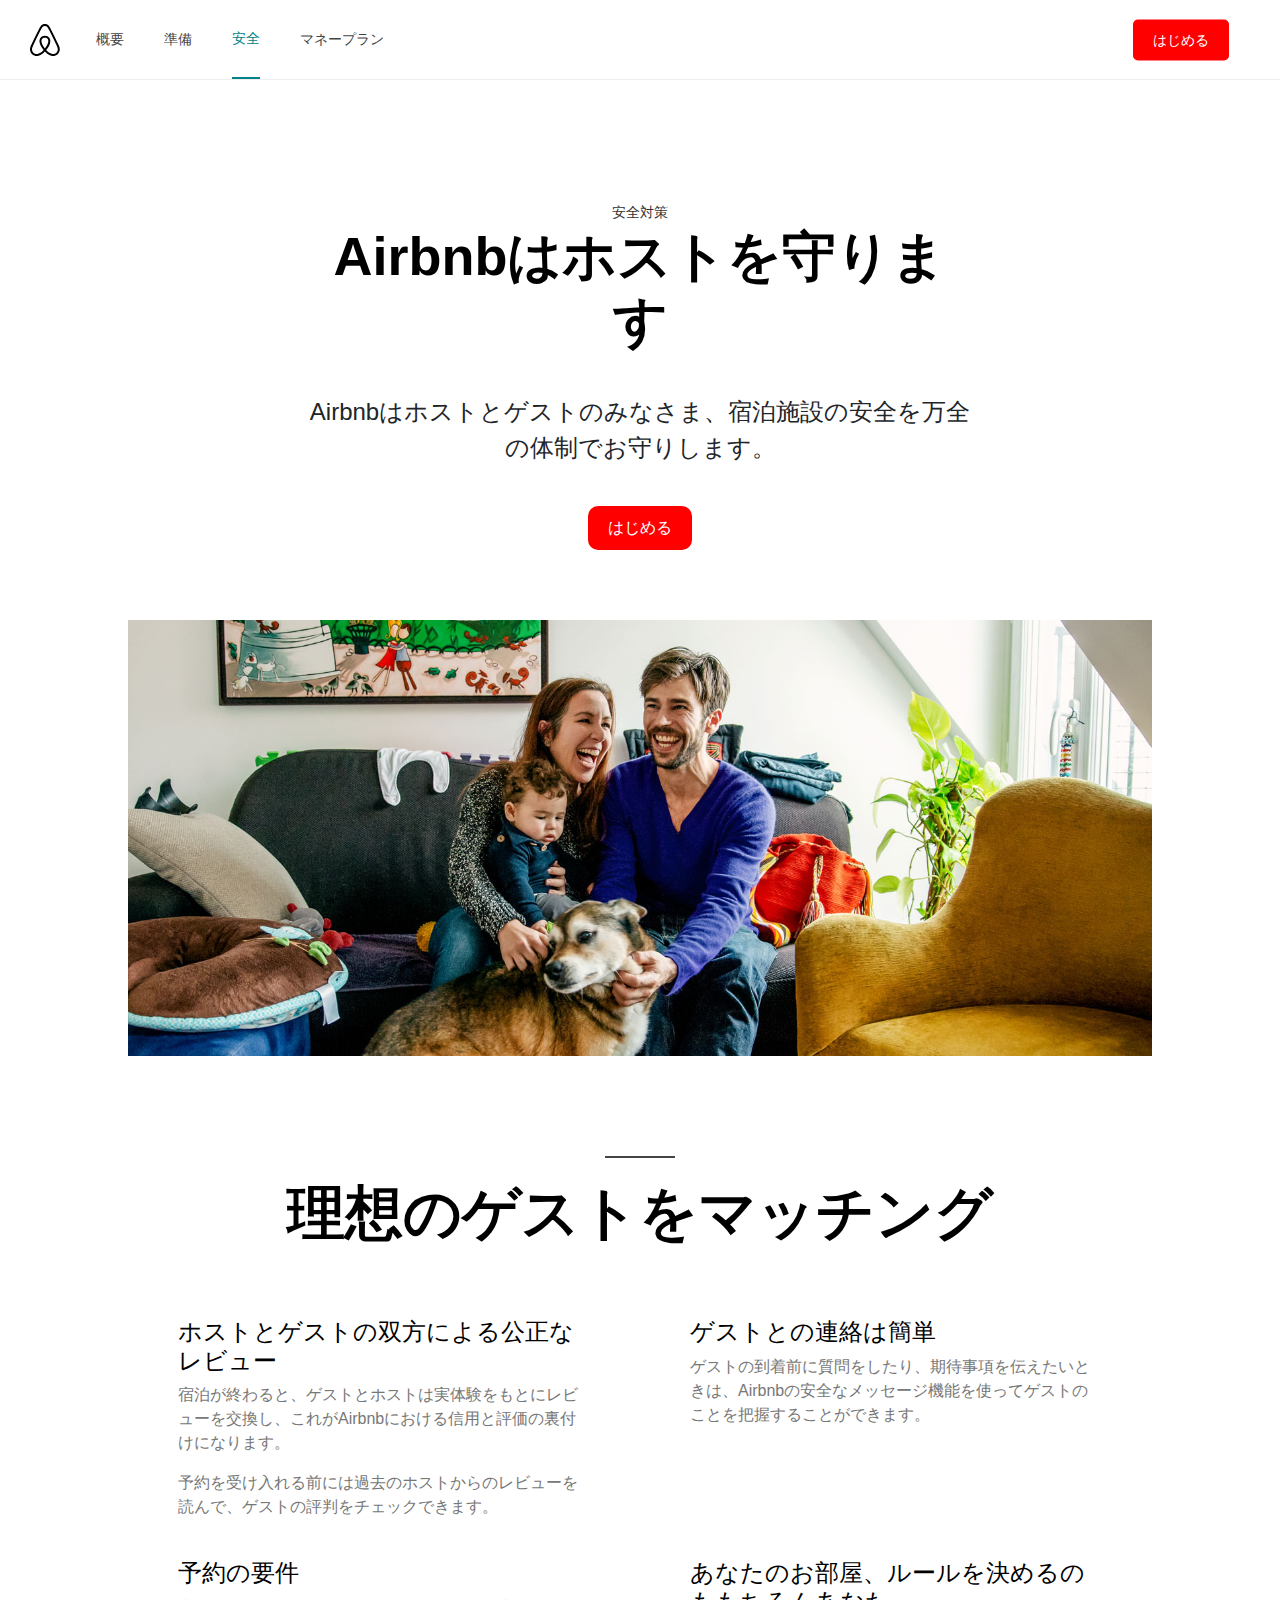
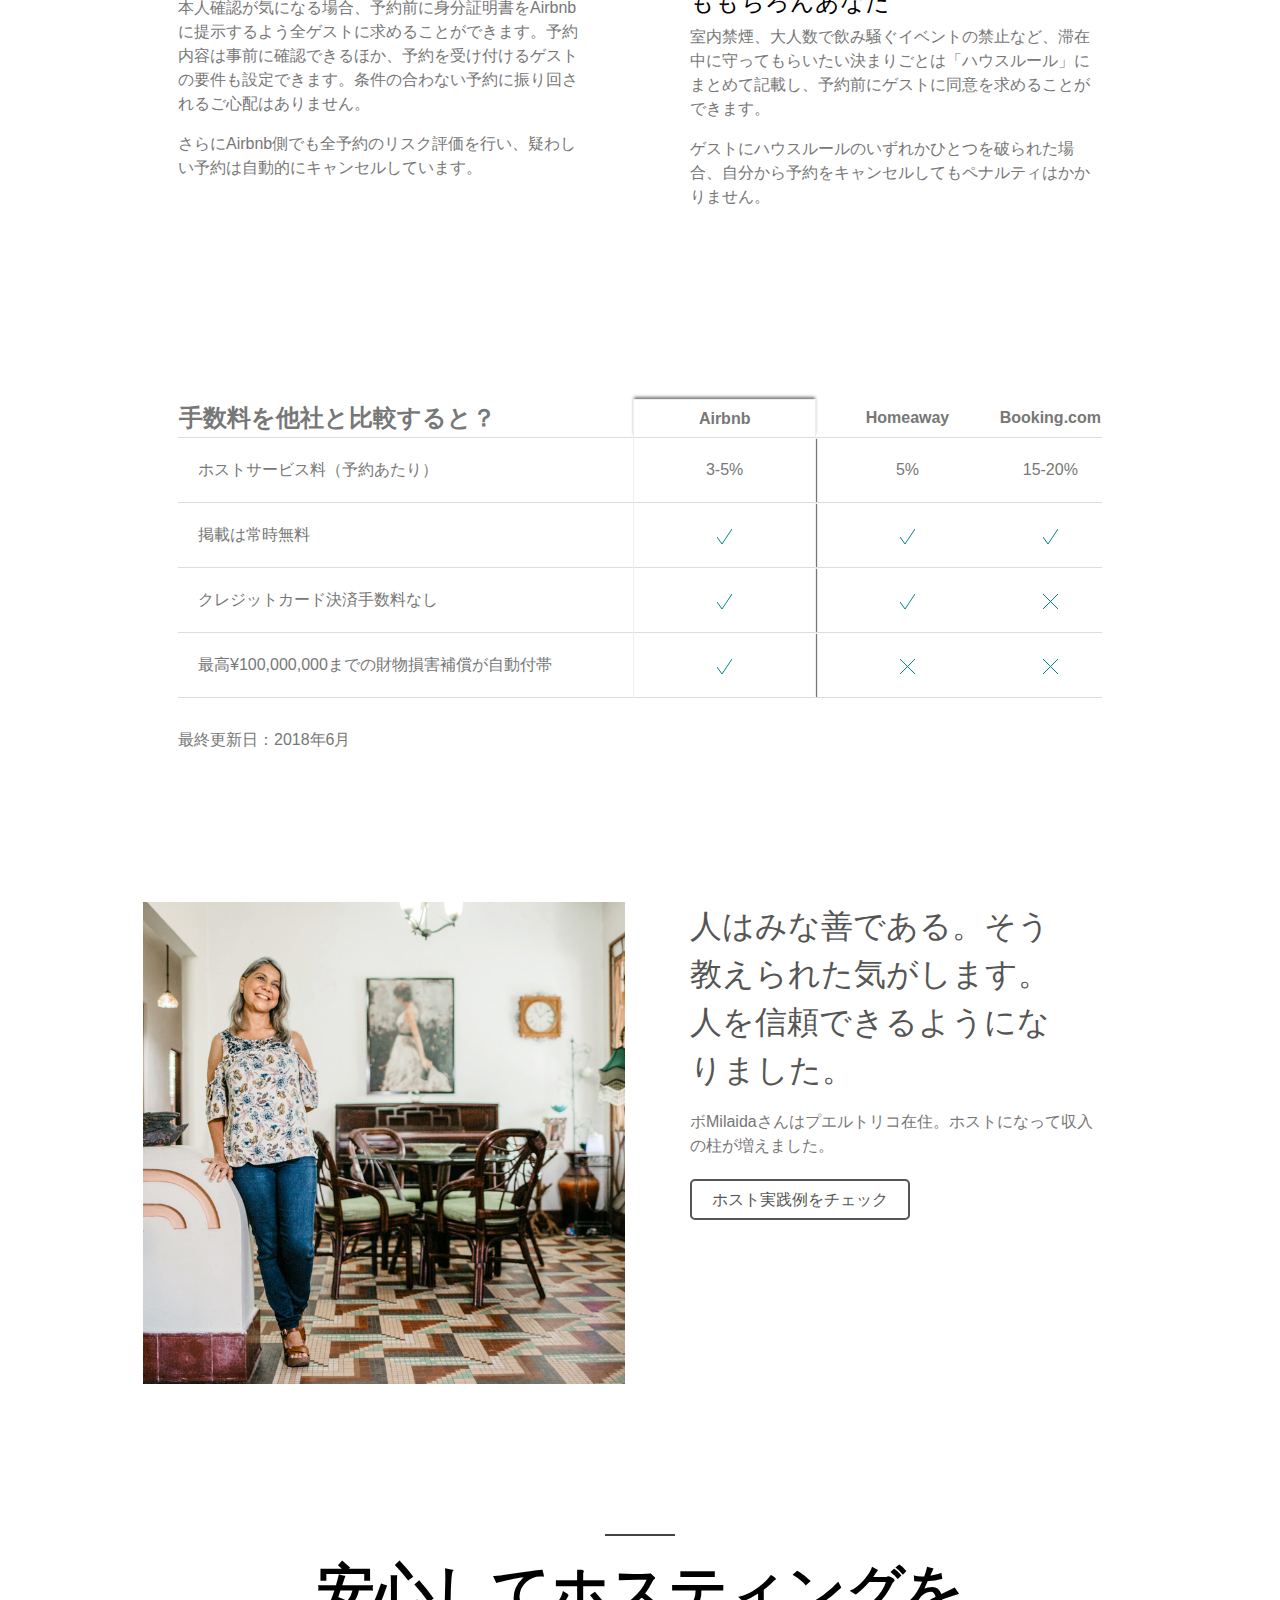
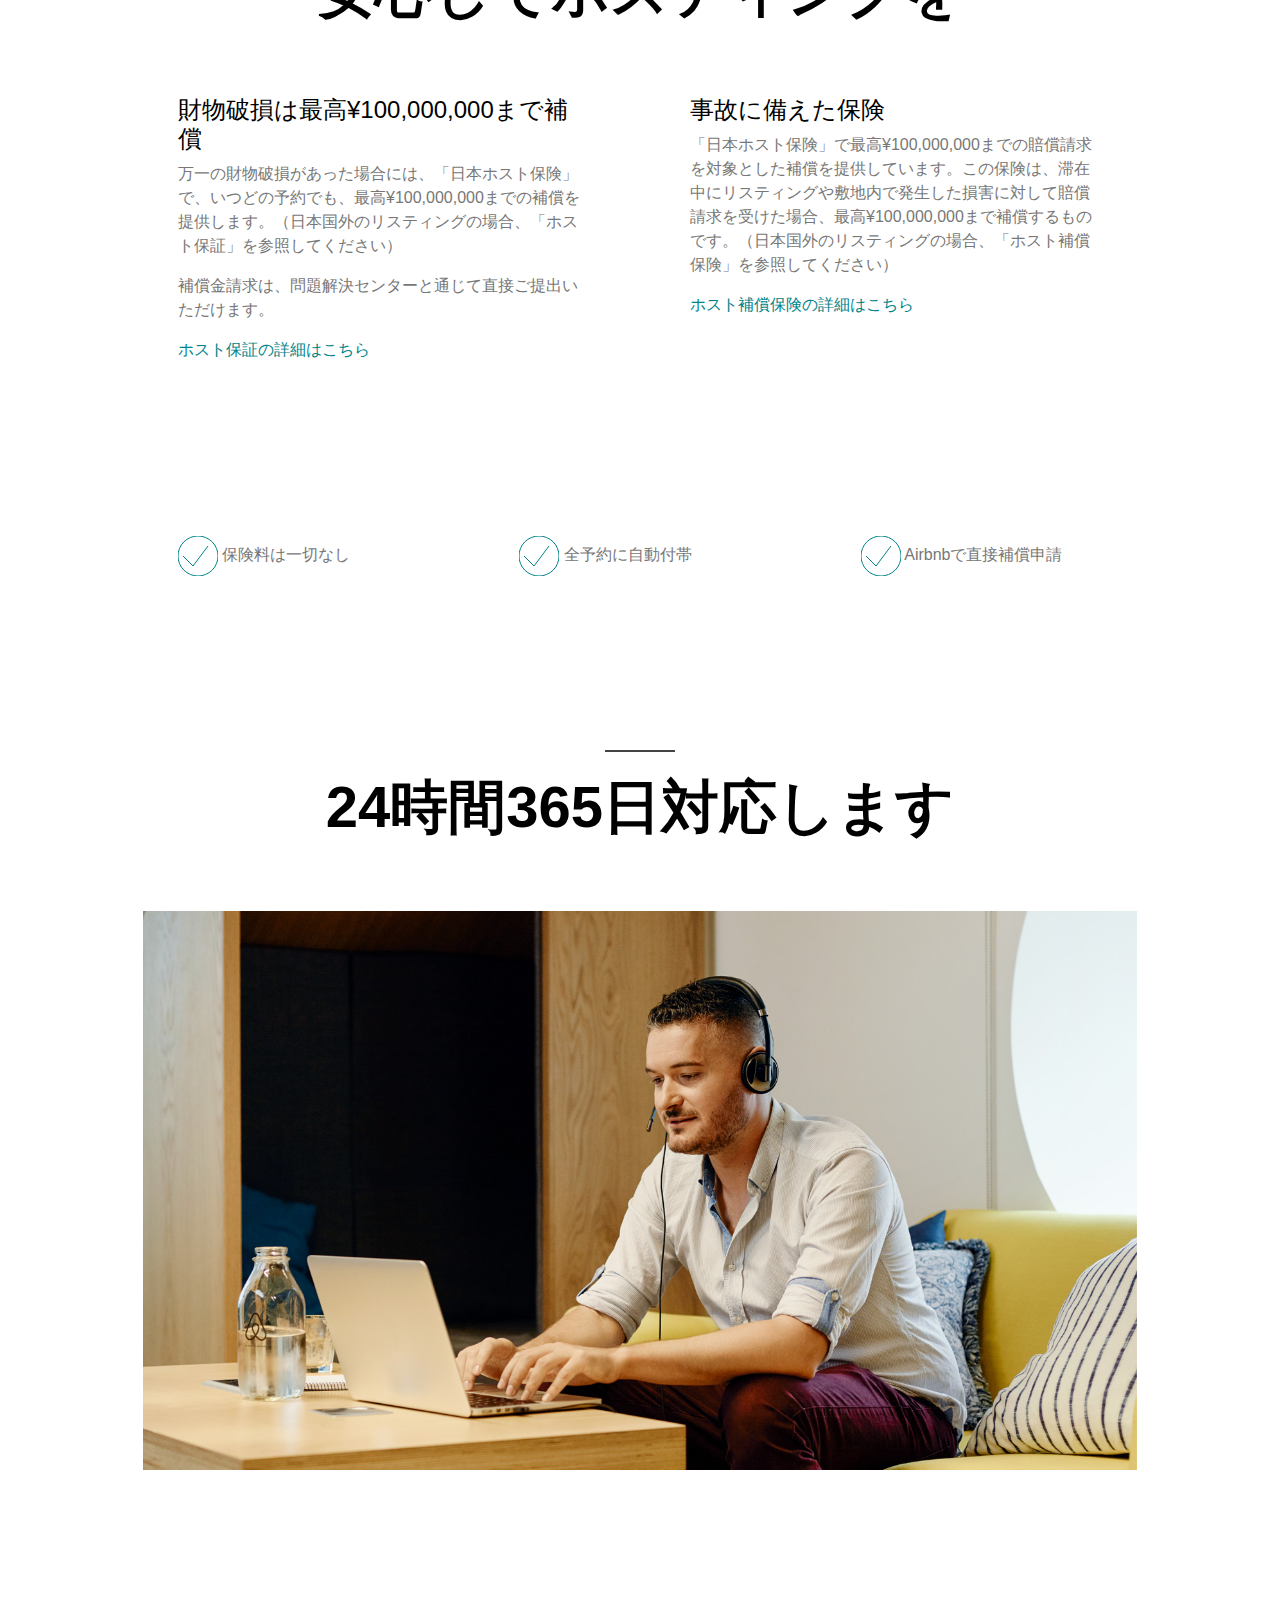
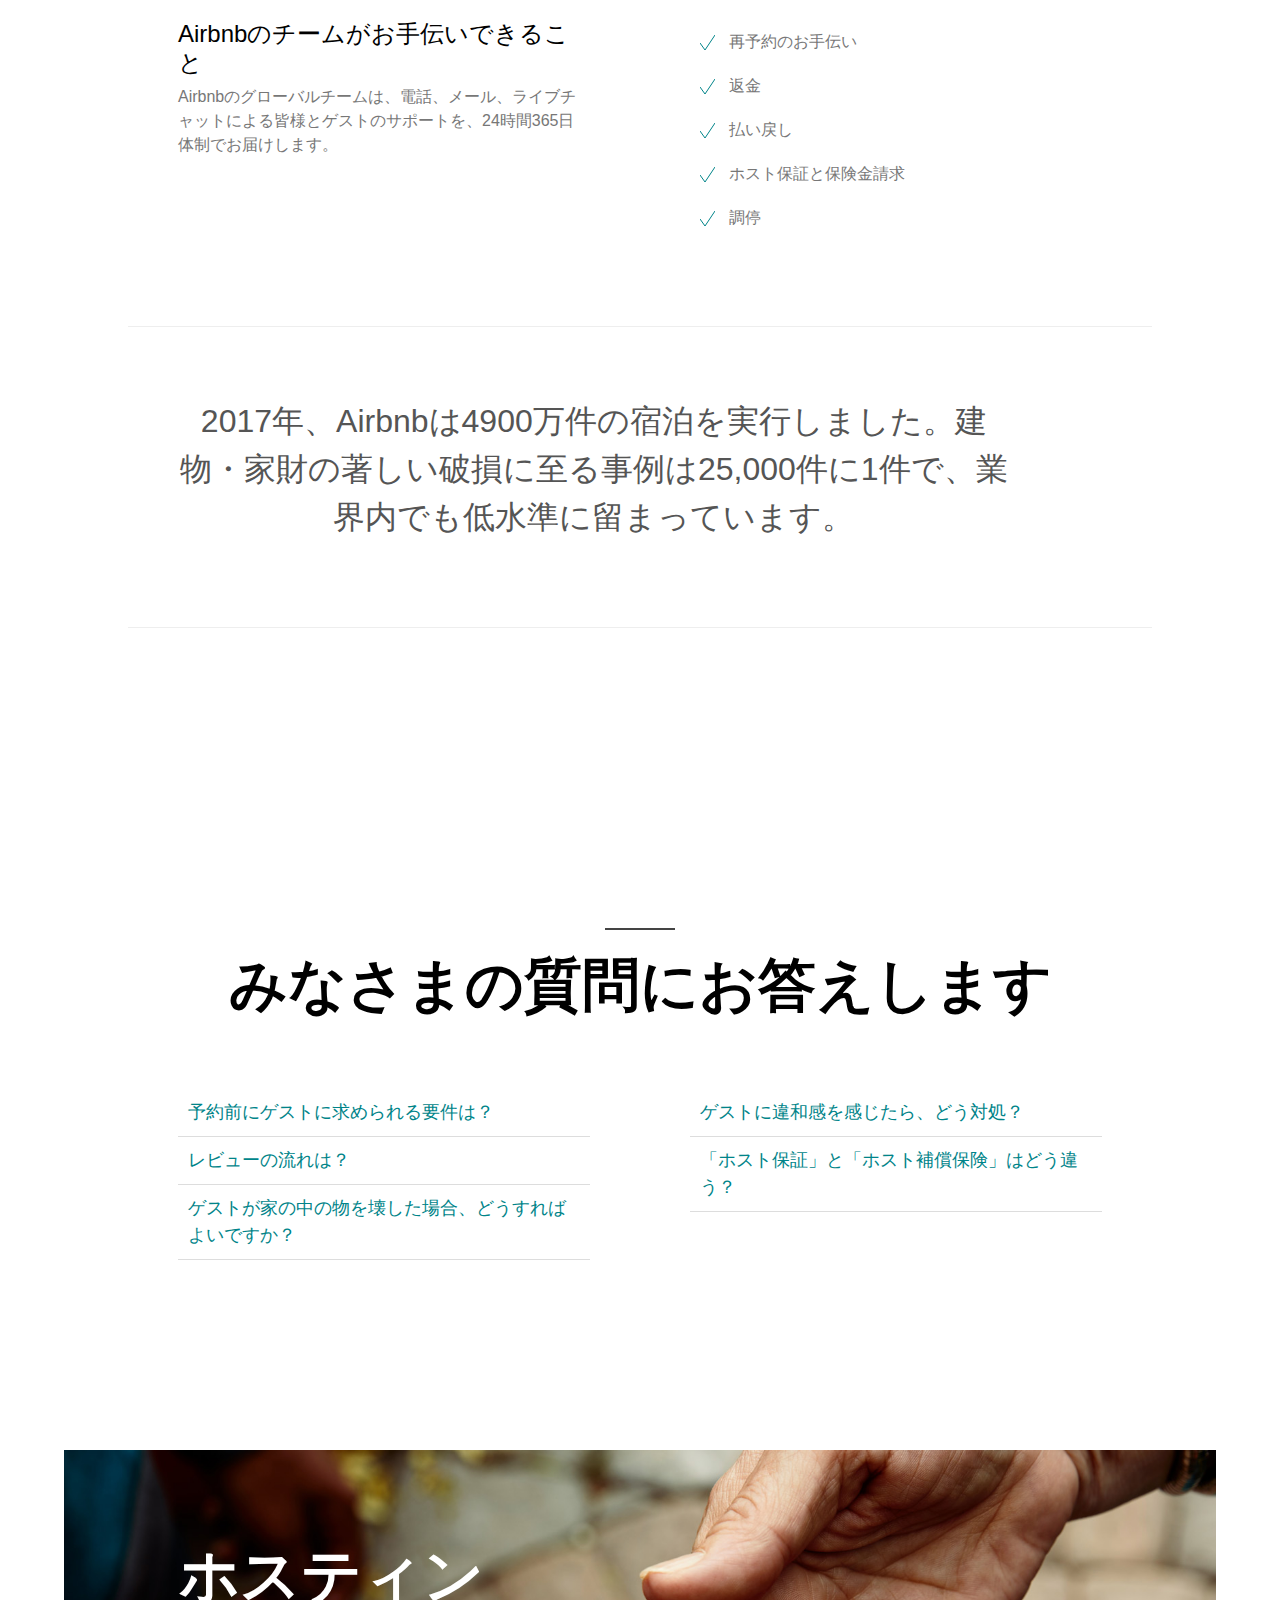
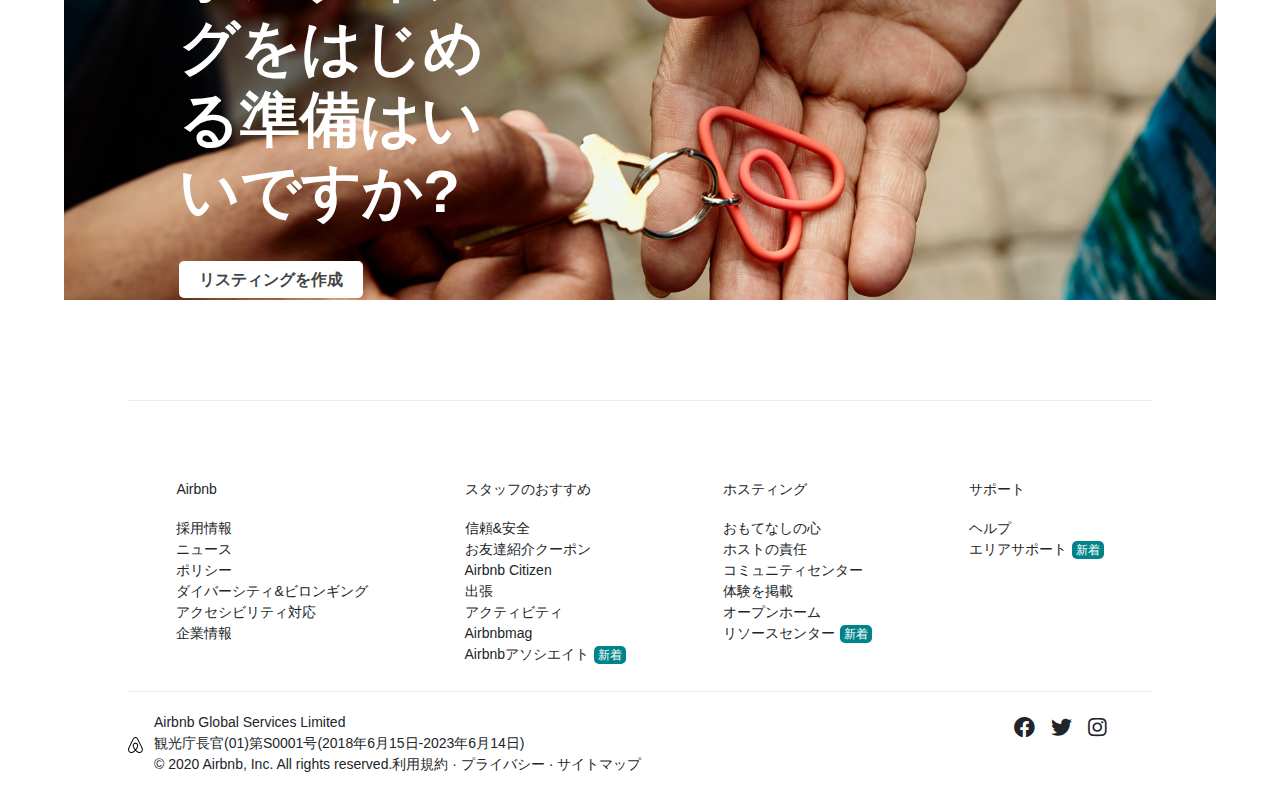
<file: safety.html>
<!DOCTYPE html>

<html lang="ja">
  <head>
    <meta charaset="utf-8">
    <title>"Task5"</title>
    <meta name="description" content="Setup">
    <link rel="stylesheet" href="styles.css">
    <!-- レスポンシブ対応 -->
    <link rel="stylesheet" href="responsive.css">
    <meta name="viewport" content="width=device-width, initial-scale=1.0, maximum-scale=1.0, minimum-scale=1.0">
    <!-- Font Awesome 5 -->
    <link rel="stylesheet" href="https://use.fontawesome.com/releases/v5.6.3/css/all.css">
    <!-- Bootstrap CSS -->
    <link rel="stylesheet" href="https://stackpath.bootstrapcdn.com/bootstrap/4.4.1/css/bootstrap.min.css" integrity="sha384-Vkoo8x4CGsO3+Hhxv8T/Q5PaXtkKtu6ug5TOeNV6gBiFeWPGFN9MuhOf23Q9Ifjh" crossorigin="anonymous">
    <!-- formrun -->
    <script src="https://sdk.form.run/js/v2/formrun.js"></script>
  </head>

  <body>
    <div id="container">
    <!--  -->
      <header id="header">
        <div id="header-logo"><a href="#"><img src="svg-logo.svg"></a></div>
        <nav id="header-nav">
          <ul id="header-ul">
            <a href="index.html"><li class="header-list">概要</li></a>
            <a href="setup.html"><li class="header-list">準備</li></a>
            <a class="current" href="#"><li class="header-list">安全</li></a>
            <a href="moneyplan.html"><li class="header-list">マネープラン</li></a>
          </ul>
        </nav>
        <div id="header-start-btn">
          <a href="#">はじめる</a>
        </div>
      </header>

      <section id="safety-start">
        <div id="safety-start-top">
          <div class="safety-start-title"><h1>Airbnbはホストを守ります</h1></div>
          <div class="safety-start-para">
            Airbnbはホストとゲストのみなさま、宿泊施設の安全を万全の体制でお守りします。
          </div>
          <div id="safety-start-btn"><a href="#">はじめる</a></div>
        </div>
        <section class="safety-start-image">
          <img src="safety-start-image.jpg">
        </section>
      </section>

      <main id="main" class="safety-main">
        <section class="main-section safety-main-section">
          <div class="main-section-title">
            <h1>理想のゲストをマッチング</h1>
          </div>
          <div class="contents row">
            <div class="content col-md-8 col-lg-8 col-xl-6 mx-auto mb-lg-4">
              <h2>ホストとゲストの双方による公正なレビュー</h2>
              <p>
                宿泊が終わると、ゲストとホストは実体験をもとにレビューを交換し、これがAirbnbにおける信用と評価の裏付けになります。
              </p>
              <p>
                予約を受け入れる前には過去のホストからのレビューを読んで、ゲストの評判をチェックできます。
              </p>
            </div>

            <div class="content col-md-8 col-lg-8 col-xl-6 mx-auto mb-lg-4">
              <h2>ゲストとの連絡は簡単</h2>
              <p>
                ゲストの到着前に質問をしたり、期待事項を伝えたいときは、Airbnbの安全なメッセージ機能を使ってゲストのことを把握することができます。
              </p>
            </div>
          <!-- </div> -->
          <!-- <div class="contents row"> -->
            <div class="content col-md-8 col-lg-8 col-xl-6 mx-auto mb-lg-4">
              <h2>予約の要件</h2>
              <p>
                本人確認が気になる場合、予約前に身分証明書をAirbnbに提示するよう全ゲストに求めることができます。予約内容は事前に確認できるほか、予約を受け付けるゲストの要件も設定できます。条件の合わない予約に振り回されるご心配はありません。
              </p>
              <p>
                さらにAirbnb側でも全予約のリスク評価を行い、疑わしい予約は自動的にキャンセルしています。
              </p>
            </div>
            <div class="content col-md-8 col-lg-8 col-xl-6 mx-auto mb-lg-4">
              <h2>あなたのお部屋、ルールを決めるのももちろんあなた</h2>
              <p>
                室内禁煙、大人数で飲み騒ぐイベントの禁止など、滞在中に守ってもらいたい決まりごとは「ハウスルール」にまとめて記載し、予約前にゲストに同意を求めることができます。
              </p>
              <p>
                ゲストにハウスルールのいずれかひとつを破られた場合、自分から予約をキャンセルしてもペナルティはかかりません。
              </p>
            </div>
          </div>

          <div class="contents row">
            <div class="content col-md-12 col-lg-12 col-xl-12">
              <table>
                <tr>
                  <th class="table-left table-top">手数料を他社と比較すると？</th>
                  <th class="airbnb-top">Airbnb</th>
                  <th>Homeaway</th>
                  <th>Booking.com</th>
                </tr>
                <tr>
                  <td class="table-left">ホストサービス料（予約あたり）</td>
                  <td class="airbnb">3-5%</td>
                  <td>5%</td>
                  <td>15-20%</td>
                </tr>
                <tr>
                  <td class="table-left">掲載は常時無料</td>
                  <td class="airbnb">
                    <svg viewBox="0 0 15 15" width="15" height="15">
                      <line x1="5" y1="15" x2="15" y2="0" stroke="#008489" stroke-width="1"/>
                      <line x1="5" y1="15" x2="0" y2="8" stroke="#008489" stroke-width="1"/>
                    </svg>
                  </td>
                  <td>
                    <svg viewBox="0 0 15 15" width="15" height="15">
                      <line x1="5" y1="15" x2="15" y2="0" stroke="#008489" stroke-width="1"/>
                      <line x1="5" y1="15" x2="0" y2="8" stroke="#008489" stroke-width="1"/>
                    </svg>
                  </td>
                  <td>
                    <svg viewBox="0 0 15 15" width="15" height="15">
                      <line x1="5" y1="15" x2="15" y2="0" stroke="#008489" stroke-width="1"/>
                      <line x1="5" y1="15" x2="0" y2="8" stroke="#008489" stroke-width="1"/>
                    </svg>
                  </td>
                </tr>
                <tr>
                  <td class="table-left">クレジットカード決済手数料なし</td>
                  <td class="airbnb">
                    <svg viewBox="0 0 15 15" width="15" height="15">
                      <line x1="5" y1="15" x2="15" y2="0" stroke="#008489" stroke-width="1"/>
                      <line x1="5" y1="15" x2="0" y2="8" stroke="#008489" stroke-width="1"/>
                    </svg>
                  </td>
                  <td>
                    <svg viewBox="0 0 15 15" width="15" height="15">
                      <line x1="5" y1="15" x2="15" y2="0" stroke="#008489" stroke-width="1"/>
                      <line x1="5" y1="15" x2="0" y2="8" stroke="#008489" stroke-width="1"/>
                    </svg>
                  </td>
                  <td>
                    <svg viewBox="0 0 15 15" width="15" height="15">
                      <line x1="0" y1="0" x2="15" y2="15" stroke="#008489" stroke-width="1"/>
                      <line x1="15" y1="0" x2="0" y2="15" stroke="#008489" stroke-width="1"/>
                    </svg>
                  </td>
                </tr>
                <tr>
                  <td class="table-left">最高¥100,000,000までの財物損害補償が自動付帯</td>
                  <td class="airbnb">
                    <svg viewBox="0 0 15 15" width="15" height="15">
                      <line x1="5" y1="15" x2="15" y2="0" stroke="#008489" stroke-width="1"/>
                      <line x1="5" y1="15" x2="0" y2="8" stroke="#008489" stroke-width="1"/>
                    </svg>
                  </td>
                  <td>
                    <svg viewBox="0 0 15 15" width="15" height="15">
                      <line x1="0" y1="0" x2="15" y2="15" stroke="#008489" stroke-width="1"/>
                      <line x1="15" y1="0" x2="0" y2="15" stroke="#008489" stroke-width="1"/>
                    </svg>
                  </td>
                  <td>
                    <svg viewBox="0 0 15 15" width="15" height="15">
                      <line x1="0" y1="0" x2="15" y2="15" stroke="#008489" stroke-width="1"/>
                      <line x1="15" y1="0" x2="0" y2="15" stroke="#008489" stroke-width="1"/>
                    </svg>
                  </td>
                </tr>
              </table>
              最終更新日：2018年6月
            </div>
          </div>
          <div class="contents row">
            <div class="image col-md-6 col-lg-6 col-xl-6">
              <img src="safety-main-section1-image.jpg">
            </div>
            <div class="content col-md-6 col-lg-6 col-xl-6">
              <p class="strong">
                人はみな善である。そう教えられた気がします。人を信頼できるようになりました。
              </p>
              <p>
                ボMilaidaさんはプエルトリコ在住。ホストになって収入の柱が増えました。
              </p>
              <div class="a-frame">
                <a href="#">ホスト実践例をチェック</a>
              </div>
            </div>
          </div>
        </section>
        <section class="main-section safety-main-section">
          <div class="main-section-title"><h1>安心してホスティングを</h1></div>
          <div class="contents row">
            <div class="content col-md-8 col-lg-8 col-xl-6 mx-auto mb-md-4">
              <h2>財物破損は最高¥100,000,000まで補償</h2>
              <p>
                万一の財物破損があった場合には、「日本ホスト保険」で、いつどの予約でも、最高¥100,000,000までの補償を提供します。（日本国外のリスティングの場合、「ホスト保証」を参照してください）
              </p>
              <p>
                補償金請求は、問題解決センターと通じて直接ご提出いただけます。
              </p>
              <a href="#">
                ホスト保証の詳細はこちら
              </a>
            </div>

            <div class="content col-md-8 col-lg-8 col-xl-6 mx-auto mb-md-4">
              <h2>事故に備えた保険</h2>
              <p>
                「日本ホスト保険」で最高¥100,000,000までの賠償請求を対象とした補償を提供しています。この保険は、滞在中にリスティングや敷地内で発生した損害に対して賠償請求を受けた場合、最高¥100,000,000まで補償するものです。（日本国外のリスティングの場合、「ホスト補償保険」を参照してください）
              </p>
              <a href="#">ホスト補償保険の詳細はこちら</a>
            </div>
          </div>
          <div class="contents row">
            <div class="content col-md-12 col-lg-8 col-xl-4 mx-auto mb-md-4">
              <svg viewBox="0 0 40 40" width="40" height="40">
                <line x1="5" y1="20" x2="15" y2="30" stroke="#008489" stroke-width="1"/>
                <line x1="15" y1="30" x2="30" y2="10" stroke="#008489" stroke-width="1"/>
                <circle cx="20" cy="20" r="20" stroke="#008489" fill-opacity="0" stroke-width="1"/>
              </svg>
              保険料は一切なし  
            </div>
            <div class="content col-md-12 col-lg-8 col-xl-4 mx-auto mb-md-4">
              <svg viewBox="0 0 40 40" width="40" height="40">
                <line x1="5" y1="20" x2="15" y2="30" stroke="#008489" stroke-width="1"/>
                <line x1="15" y1="30" x2="30" y2="10" stroke="#008489" stroke-width="1"/>
                <circle cx="20" cy="20" r="20" stroke="#008489" fill-opacity="0" stroke-width="1"/>
              </svg>
              全予約に自動付帯
            </div>
            <div class="content col-md-12 col-lg-8 col-xl-4 mx-auto mb-md-4">
              <svg viewBox="0 0 40 40" width="40" height="40">
                <line x1="5" y1="20" x2="15" y2="30" stroke="#008489" stroke-width="1"/>
                <line x1="15" y1="30" x2="30" y2="10" stroke="#008489" stroke-width="1"/>
                <circle cx="20" cy="20" r="20" stroke="#008489" fill-opacity="0" stroke-width="1"/>
              </svg>
              Airbnbで直接補償申請
            </div>
          </div>        
        </section>
        <section class="main-section safety-main-section">
          <div class="main-section-title">
            <h1>24時間365日対応します</h1>
          </div>
          <div class="contents row">
            <div class="image col-md-12 col-lg-12 col-xl-12">
              <img src="safety-main-section3-image.jpg">
            </div>
          </div>
          <div class="contents row">
            <div class="content col-md-8 col-lg-8 col-xl-6 mx-auto mb-md-4">
              <h2>Airbnbのチームがお手伝いできること</h2>
              <p>
                Airbnbのグローバルチームは、電話、メール、ライブチャットによる皆様とゲストのサポートを、24時間365日体制でお届けします。
              </p>
            </div>
            <div class="content col-md-8 col-lg-8 col-xl-6 mx-auto">
              <ul>
                <li>
                  <svg viewBox="0 0 15 15" width="15" height="15">
                    <line x1="5" y1="15" x2="15" y2="0" stroke="#008489" stroke-width="1"/>
                    <line x1="5" y1="15" x2="0" y2="8" stroke="#008489" stroke-width="1"/>
                  </svg>
                  再予約のお手伝い</li>
                <li>
                  <svg viewBox="0 0 15 15" width="15" height="15">
                    <line x1="5" y1="15" x2="15" y2="0" stroke="#008489" stroke-width="1"/>
                    <line x1="5" y1="15" x2="0" y2="8" stroke="#008489" stroke-width="1"/>
                  </svg>
                  返金</li>
                <li>
                  <svg viewBox="0 0 15 15" width="15" height="15">
                    <line x1="5" y1="15" x2="15" y2="0" stroke="#008489" stroke-width="1"/>
                    <line x1="5" y1="15" x2="0" y2="8" stroke="#008489" stroke-width="1"/>
                  </svg>
                  払い戻し</li>
                <li>
                  <svg viewBox="0 0 15 15" width="15" height="15">
                    <line x1="5" y1="15" x2="15" y2="0" stroke="#008489" stroke-width="1"/>
                    <line x1="5" y1="15" x2="0" y2="8" stroke="#008489" stroke-width="1"/>
                  </svg>
                  ホスト保証と保険金請求</li>
                <li>
                  <svg viewBox="0 0 15 15" width="15" height="15">
                    <line x1="5" y1="15" x2="15" y2="0" stroke="#008489" stroke-width="1"/>
                    <line x1="5" y1="15" x2="0" y2="8" stroke="#008489" stroke-width="1"/>
                  </svg>
                  調停</li>
              </ul>
            </div>
            <div class="contents row contents-line">
              <div class="content col-md-8 col-lg-10 col-xl-12 mx-auto">
                <div class="center">
                  <p class="strong">
                    2017年、Airbnbは4900万件の宿泊を実行しました。建物・家財の著しい破損に至る事例は25,000件に1件で、業界内でも低水準に留まっています。
                  </p>
                </div>
              </div>
            </div>
  
          </div>
        </section>
        <section class="main-section question safety-main-section">
          <div class="main-section-title">
            <h1>みなさまの質問にお答えします</h1>
          </div>
          <div class="contents row">
            <div class="content col-md-8 col-lg-8 col-xl-6 mx-auto mb-md-4">
              <ul>
                <li>予約前にゲストに求められる要件は？</li>
                <li>レビューの流れは？</li>
                <li>ゲストが家の中の物を壊した場合、どうすればよいですか？</li>
              </ul>
            </div>
            <div class="content col-md-8 col-lg-8 col-xl-6 mx-auto mb-md-4">
              <ul>
                <li>ゲストに違和感を感じたら、どう対処？</li>
                <li>「ホスト保証」と「ホスト補償保険」はどう違う？</li>
              </ul>
            </div>
          </div>
        </section>
      </main>

      <div id="end" class="safety-end">
        <div id="end-box">
          <div id="end-title"><h1>ホスティングをはじめる準備はいいですか?</h1></div>
          <div id="end-para"><a href="#">リスティングを作成</a></div>
        </div>
      </div>



      <footer id="footer">

        <section id="footer-top">
          <ul class="footer-ul1" id="footer-ul">
            <li class="footer-list"><h1>Airbnb</h1></li>
            <li class="footer-list">採用情報</li>
            <li class="footer-list">ニュース</li>
            <li class="footer-list">ポリシー</li>
            <li class="footer-list">ダイバーシティ&ビロンギング</li>
            <li class="footer-list">アクセシビリティ対応</li>
            <li class="footer-list">企業情報</li>
          </ul>

          <ul class="footer-ul2" id="footer-ul">
            <li class="footer-list"><h1>スタッフのおすすめ</h1></li>
            <li class="footer-list">信頼&安全</li>
            <li class="footer-list">お友達紹介クーポン</li>
            <li class="footer-list">Airbnb Citizen</li>
            <li class="footer-list">出張</li>
            <li class="footer-list">アクティビティ</li>
            <li class="footer-list">Airbnbmag</li>
            <li class="footer-list new">Airbnbアソシエイト</li>
          </ul>

          <ul class="footer-ul3" id="footer-ul">
            <li class="footer-list"><h1>ホスティング</h1></li>
            <li class="footer-list">おもてなしの心</li>
            <li class="footer-list">ホストの責任</li>
            <li class="footer-list">コミュニティセンター</li>
            <li class="footer-list">体験を掲載</li>
            <li class="footer-list">オープンホーム</li>
            <li class="footer-list new">リソースセンター</li>
          </ul>

          <ul class="footer-ul3" id="footer-ul">
            <li class="footer-list"><h1>サポート</h1></li>
            <li class="footer-list">ヘルプ</li>
            <li class="footer-list new">エリアサポート</li>
          </ul>

        </section>

        <section id="footer-bottom">
          <div id="footer-img">
            <img src="svg-logo.svg">
          </div>

          <div id="footer-tag">
            <a>Airbnb Global Services Limited<br>
              観光庁長官(01)第S0001号(2018年6月15日-2023年6月14日)</a>
            <p class="copyright">© 2020 Airbnb, Inc. All rights reserved.利用規約 · プライバシー · サイトマップ</p>
          </div>

          <div id="footer-logo">
            <span class="fab fa-facebook"></span>
            <span class="fab fa-twitter"></span>
            <span class="fab fa-instagram"></span>
          </div>
      </section>
      </footer>

    </div><!--containerの終わり-->
    <script type="text/javascript" src="https://code.jquery.com/jquery-3.4.1.min.js"></script>
    <script type="text/javascript" src="script.js"></script>
  </body>
</html>
</file>
<file: styles.css>
/* CSSのリセット（消さないでください） */
html, body,
ul, ol, li,
h1, h2, h3, h4, h5, h6,a,p, div, img,span,dl,dt,dd{
  margin: 0;
  padding: 0;
}
html,body{
  color: #444;
}
body a{
  text-decoration: none;
  color: #444;
}
#body a:hover{
  text-decoration: underline;
}
#header{
  display: flex;
  align-items: center;
  position: fixed;
    top: 0px;
    left: 0px;
  z-index: 10;
  height: 80px;
  width: 100%;
  border-bottom: 1px solid #eee;
  background-color: #fff;
  font-size: 14px;
}
#header-logo{
  margin-left: 30px;
  margin-right: 30px;
}
#header-logo img{
  width: 200%;
}
#header-nav{
  height: 100%;
}
#header-ul{
  list-style-type: none;
  display: flex;
  height: 100%;
}
#header-ul a{
  height: 100%;
  margin: 0px 20px;
  display: flex;
  align-items: center;
}
.current,.active a{
  border-bottom: 2px solid rgb(0,132,137);
  color: rgb(0,132,137);
}
.navbar-brand:hover,.nav-link:hover{
  color: rgb(0,132,137);
}
#header-start-btn{
  position: absolute;
  top: 50%;
  right: 4%;
  transform: translateY(-50%);
  border-radius: 5px;
  padding: 10px 20px;
  background-color: red;
}
#header-start-btn a{
  color: #fff;
}
/*  */
#setup-start,#safety-start,#moneyplan-start{
  width: 80%;
  margin: 0 auto;
  margin-top: 200px;/*可変にしたければjqueryでheaderの高さを取得して設定*/  
}
#start-top{
  height: 600px;
  margin-top: 80px;/*可変にしたければjqueryでheaderの高さを取得して設定*/
  background-image: url(start-image.jpg);
  position: relative;
}
.nav-cover{
  width: 100%;
  height: 750px;
  background-image: url(start-image.jpg);
  background-size: cover;
  position: relative;
}
.form-box{
  position: absolute;
  top: 180px;
  right: 80px;
  width: 40%;
  height: 50%;
  border-radius: 5px;
}
#setup-start-top,#safety-start-top,#moneyplan-start-top{
  text-align: center;
  width: 65%;
  margin: 0 auto;
  margin-bottom: 70px;
}
#setup-start-top h1 ,#safety-start-top h1,#moneyplan-start-top h1{
  font-weight: bold;
  font-size: 54px;
  color: #000;
}
#setup-start-top::before{
  content: "準備";
  margin-bottom: 20px;
  color: #333;
  font-size: 14px;
}
#safety-start-top::before{
  content: "安全対策";
  margin-bottom: 20px;
  color: #333;
  font-size: 14px;
}
#moneyplan-start-top::before{
  content: "マネープラン";
  margin-bottom: 20px;
  color: #333;
  font-size: 14px;
}
.setup-start-para,.safety-start-para,.moneyplan-start-para{
  margin: 40px 0px;
  font-size: 24px;
}
#moneyplan-start-bottom{
  width: 80%;
  margin: 0 auto;
  text-align: center;
}
#start-box{
  background-color: #fff;
  position: absolute;
  top: 50%;
  right: 7%;
  transform: translateY(-50%);
  width: 400px;
  /* height: 400px; */
  border-radius: 5px;
  padding: 30px;
}
#moneyplan-start-box{
  background-color: #fff;
  /* width: 400px; */
  /* height: 400px; */
  border: 1px solid #ddd;
  border-radius: 5px;
  padding: 30px;
}
#start-box-title{
  margin-bottom: 30px ;
}
#start-box-title h1{
  font-size: 36px;
  line-height: 1;
}
#start-box-para{
  padding-bottom: 10px;
}
.form{
  display: flex;
  justify-content: space-around;
}
.form-left{
  width: 30%;
  position: relative;
}
.form-left::after{
  content:"";
  position: absolute;
  top: 0px;
  right: -100px;
  /* display: flex; */
  width: 1px;
  height: 60px;
  /* margin: 20px; */
  background-color: #777;
}
.form-right{
  width: 30%;
}
#start-box input,#start-box select{
  width: 100%;
  height: 50px;
  margin-bottom: 5px;
  border: 1px solid #eee;
  border-radius: 5px;
  font-size: 16px;
  /* line-height: 2; */
}
#moneyplan-start-box input,#moneyplan-start-box select{
  width: 100%;
  height: 50px;
  margin-bottom: 5px;
  border: 1px solid #eee;
  border-radius: 5px;
  font-size: 16px;
}
#form-select{
  display: flex;
  margin-bottom: 30px;
}
#moneyplan-form-select{
  /* display: flex; */
  margin-bottom: 30px;
}
select{
  color: #777;
}
#moneyplan-form-select select{
  display: block;
}
#start-btn{
  border-radius: 10px;
  padding: 10px 20px;
  background-color: red;
  text-align: center;
}
#start-btn a{
  color: #fff;
}
#setup-start-btn , #safety-start-btn{
  display: inline-block;
  border-radius: 10px;
  padding: 10px 20px;
  background-color: red;
  text-align: center;
}
#setup-start-btn a , #safety-start-btn a{
  color: #fff;
}
#moneyplan-start-btn{
  width: 100%;
  border-radius: 10px;
  padding: 10px 20px;
  background-color: red;
}
#moneyplan-start-btn a{
  color: #fff;
}
/* start-img */
.setup-start-image img,.safety-start-image img{
  width: 100%;
}
/*  */
#start-bottom{
  width: 70%;
  margin: 70px auto;
}
#start-intro h2{
  margin-bottom: 20px;
  font-weight: bold;
  font-size: 24px;
  color: #444;
}
#start-intro p{
  color: #777;
}
/*  */
/*  */
#main{
  width: 70%;
  margin: 0 auto;
  padding-top: 40px;
  color: #777;
}
.setup-main , .safety-main,.moneyplan-main{
  width: 80%!important;
}
#main ul{
  list-style-type: none;
}
#main li{
  padding: 10px;
}
#main li svg{
  margin-right: 10px;
}
#main a{
  color: #008489;
}
.setup-main-section , .safety-main-section,.moneyplan-main-section{
  margin: 60px auto;
}
/* before */
.index-main-section::before,.setup-main-section::before,.safety-main-section::before,.moneyplan-main-section::before{
  content: "";
  display: block;
  width: 70px;
  height: 2px;
  margin: 0 auto;
  margin-bottom: 20px;
  background: #444;
}
/* main-section */
.main-section-title{
  text-align: center;
}
.main-section-title h1{
  font-weight: bold;
  font-size: 58px;
  color: #000;
}
.main-section h2{
  font-size: 24px;
  color: #000000;
}
.main-section .center{
  text-align: center;
}
.main-section h3{
  font-size: 50px;
  color: #333;
}
.main-section .contents{
  margin: 70px 0px 150px 0px;
}
/* .main-section .contents .dash{
  font-size: 100px;
  color: #fdb32b;
  font-family: Circular,-apple-system,BlinkMacSystemFont,Roboto,Helvetica Neue,sans-serif !important;
  font-weight: bold;
} */
.main-section .contents .strong{
  width: 90%;
  font-size: 32px;
  font-weight: 100;
  color: #555;
}
.main-section .contents .strong2{
  width: 90%;
}
.setup-main-section .content,.safety-main-section .content,.moneyplan-main-section .content{
  padding-right: 50px;
  padding-left: 50px;
}
.main-section .contents .content .a-frame{
  /* display: block; */
  /* width: 100%; */
  margin-top: 30px;
}
.main-section .contents .content .a-frame a{
  border: 2px solid #555;
  border-radius: 5px;
  padding: 10px 20px;
  color: #555!important;
  text-decoration: none!important;

}
.main-section .contents .image-f{
  margin-top: 80px;
}
.main-section .contents .image img{
  width: 100%;
  height: 100%;
  object-fit: cover;
}
.main-section .contents .moneyplan-list-img{
  width: 15%;
  display: block;
  margin-bottom: 20px;
  /* height: 30%; */
}
.main-section .index-main-para{
  width: 90%;
  line-height: 1.7;
}
.main-section .setup-main-para{
  text-align: center;
  width: 80%;
  margin: 70px auto;
}
.main-section .setup-main-para p{
  font-size: 24px;
}
.main-section .safety-main-para{
  text-align: center;
  margin-top: 40px;
  margin-bottom: 40px;
  font-size: 24px;
}
.main-section .moneyplan-main-para{
  text-align: center;
  width: 60%;
  margin: 40px auto;
  font-size: 24px;
}
.question .contents .content li{
  border-bottom: 1px solid #ddd;
  padding: 30px 0px;
  color: #008489;
  font-size: 18px;
}
.safety-main-section table,.moneyplan-main-section table{
  margin-bottom: 30px;
  border-collapse: collapse;
  text-align: center;
}
.safety-main-section table .airbnb-top,.moneyplan-main-section table .airbnb-top{
  box-shadow:0px -3px 3px -1px;
  /* box-shadow:-1px -2px 1px -1px; */
  border-top: 1px solid #eee;
  border-left: 1px solid #eee;
  border-right: 1px solid #eee;
}
.safety-main-section table .airbnb,.moneyplan-main-section table .airbnb{
  box-shadow:2px 0px 1px -1px;
  border-left: 1px solid #eee;
  border-right: 1px solid #eee;
}
.safety-main-section table tr,.moneyplan-main-section table tr{
  border-bottom: 1px solid #ddd;
}
.safety-main-section table .table-left,.moneyplan-main-section table .table-left{
  width: 50%;
  height: 20px;
  text-align: left;
}
.safety-main-section table .table-top,.moneyplan-main-section table .table-top{
  font-size: 24px;
  font-weight: bold;
}
.safety-main-section table td,.moneyplan-main-section table td{
  padding: 20px;
  width: 20%;
}
/* main-detail */
#main-detail .contents .image img{
  width: 100%;
  height: 100%;
}
#main-detail h2{
  margin-bottom: 20px;
  font-weight: bold;
  font-size: 24px;
  color: #444;
}
#main-detail a{
  text-decoration: none;
}
.detail-explain a span{
  font-size: 14px;
  color: #777;
}
.detail-title{
  color: #000!important;
  font-size: 16px!important;
}
.detail-more{
  color: #008489!important;
}
/* setup-main-section4 */
.setup-main-section4 .contents .content li{
  border-bottom: 1px solid #ddd;
  padding: 30px 0px;
  color: #008489;
  font-size: 18px;
}
.setup-main-content{
  display: flex;
  align-items: center;
}
.center{
  text-align: center;
}
/*  */
/* end */
#end{
  width: 90%;
  height: 450px;
  margin: 100px auto;
  background-image: url(end-image.jpg);
  background-size: cover;
  background-position: center;
  position: relative;
}
/* setup-end */
.setup-end{
  background-image: url(setup-end-image.jpg)!important;
}
/* safety-end */
.safety-end{
  background-image: url(safety-end-image.jpg)!important;
}
/* moneyplan-end */
.moneyplan-end{
  background-image: url(moneyplan-end-image.jpg)!important;
}
#end-box{
  position: absolute;
  top: 20%;
  left: 10%;
  width: 30%;
}
#end-title h1{
  color: #fff;
  font-weight: bold;
  font-size: 60px;
}
#end-para{
  margin-top: 40px;
}
#end-para a{
  background-color: #fff;
  border-radius: 5px;
  padding: 10px 20px;
  font-weight: bold;
}

#footer{
  width: 80%;
  margin: 0 auto;
  padding-bottom: 30px;
  font-size: 14px;
}
#footer-top{
  display: flex;
  justify-content: space-around;
  border-top: 1px solid #eee;
  border-bottom: 1px solid #eee;
  padding: 80px 0 10px 0;
}
.footer-list{
  list-style-type: none;
}
#footer-top #footer-ul .new::after{
  content: "新着";
  margin-left: 5px;
  border-radius: 5px;
  padding: 2px 4px;
  color: #fff;
  font-size: 12px;
  background-color: #008489;
}
#footer-ul h1{
  margin-bottom: 20px;
  font-size: 14px;
}
#footer-bottom{
  display: flex;
  align-items: center;
  position: relative;
  padding-top: 20px;
}
#footer-img{
  margin-right: 10px;
}
#footer-tag p{
  margin: 0;
}
#footer-logo{
  position: absolute;
  top: 20px;
  right: 4%;
  font-size: 150%;
}
#footer-logo span{
  margin: 0px 5px;
}
.contents-line{
  padding: 70px 0px;
  border-top: 1px solid #eee;
  border-bottom: 1px solid #eee;
}
</file>
<file: responsive.css>
@media screen and (max-width:1200px){
  #header{
    /* position: relative; */
    height: 60px;
  }
  #header-nav{
    display: none;
    position: fixed;
    top: 0;
    left: 10%;
    height: 60px;
  }
  #header-start-btn{
    position: fixed;
    top: auto;
    bottom: 0;
    /* right: 0; */
    width: 100px;
    height: 50px;
  }
  #start-top{
    height: 280px;
    margin-top: 80px;
    margin-bottom: 280px;
    /* background-image: none; */
    background-image: url(start-image.jpg);
    background-size: cover;
  }
  #start-box{
    width: 100%;
    position: absolute;
    top: 65%;
    right: 0;
    /* left: 8%; */
    transform: translateY(0);
    background-color: transparent;
  }
  #start-box-title{
    color: white;
    /* height: 100%; */
  }
  #start-box-contents{
    width: 70%;
    margin: 0 auto;
    margin-top: 50px;
  }
  #start-box-para{
    padding-bottom: 0px;
  }
  .main-section h1{
    font-size: 40px;
  }
  .content .strong{
    font-size: 32px!important;
    font-weight: bold!important;
  }
  .detail-content{
    width: 80%;
  }
  .detail-explain{
    border: 1px solid #eee;
  }
  .detail-more{
    display: none;
  }
  #setup-start,#safety-start{
    margin: 50px 0px 0px 20px;
    margin: 130px auto;
    margin-bottom: 60px;
  }
  #setup-start-top,#safety-start-top{
    width: 80%;
    margin: 0 auto;
    text-align: center;
  }
  #setup-start-top h1, #safety-start-top h1{
    font-size: 38px;
  }
  #setup-start-btn,#safety-start-btn{
    margin-bottom: 40px;
  }
  .setup-start-image, .safety-start-image{
    width: 100%;
  }
  .setup-start-image img, .safety-start-image img{
    width: 100%; 
    height: 400px;
    object-fit: cover;
  }
  .main-section .contents {
    margin: 80px 0px 60px 0px;
  }

}

@media screen and (max-width:768px){
  #start-top{
    height: 250px;
  }
  #start-box{
    position: absolute;
    top: 55%;
  }
  #start-box-title h1{
   font-size: 34px;
   font-weight: bold;
  }
  #start-box-contents{
    width: 100%;
    /* margin: 0 auto; */
    margin-top: 50px;
  }
  .main-section-title h1{
    font-size: 36px;
  }
  .col-reverse{
    display: flex;
    flex-direction: column-reverse;
  }
  .detail-image{
    width: 30%;
    /* flex: 0 0 30%!important; */
  }
  #end{
    height: 300px;
  }
  #end-box{
    /* width: 80%; */
    position: absolute;
    top: 20%;
    left: 5%;
    width: 50%;
}
  #end-title h1{
    font-size: 36px;
  }
  #footer-top{
    display: none;
  }
  #footer-logo{
    display: none;
  }
}
</file>
